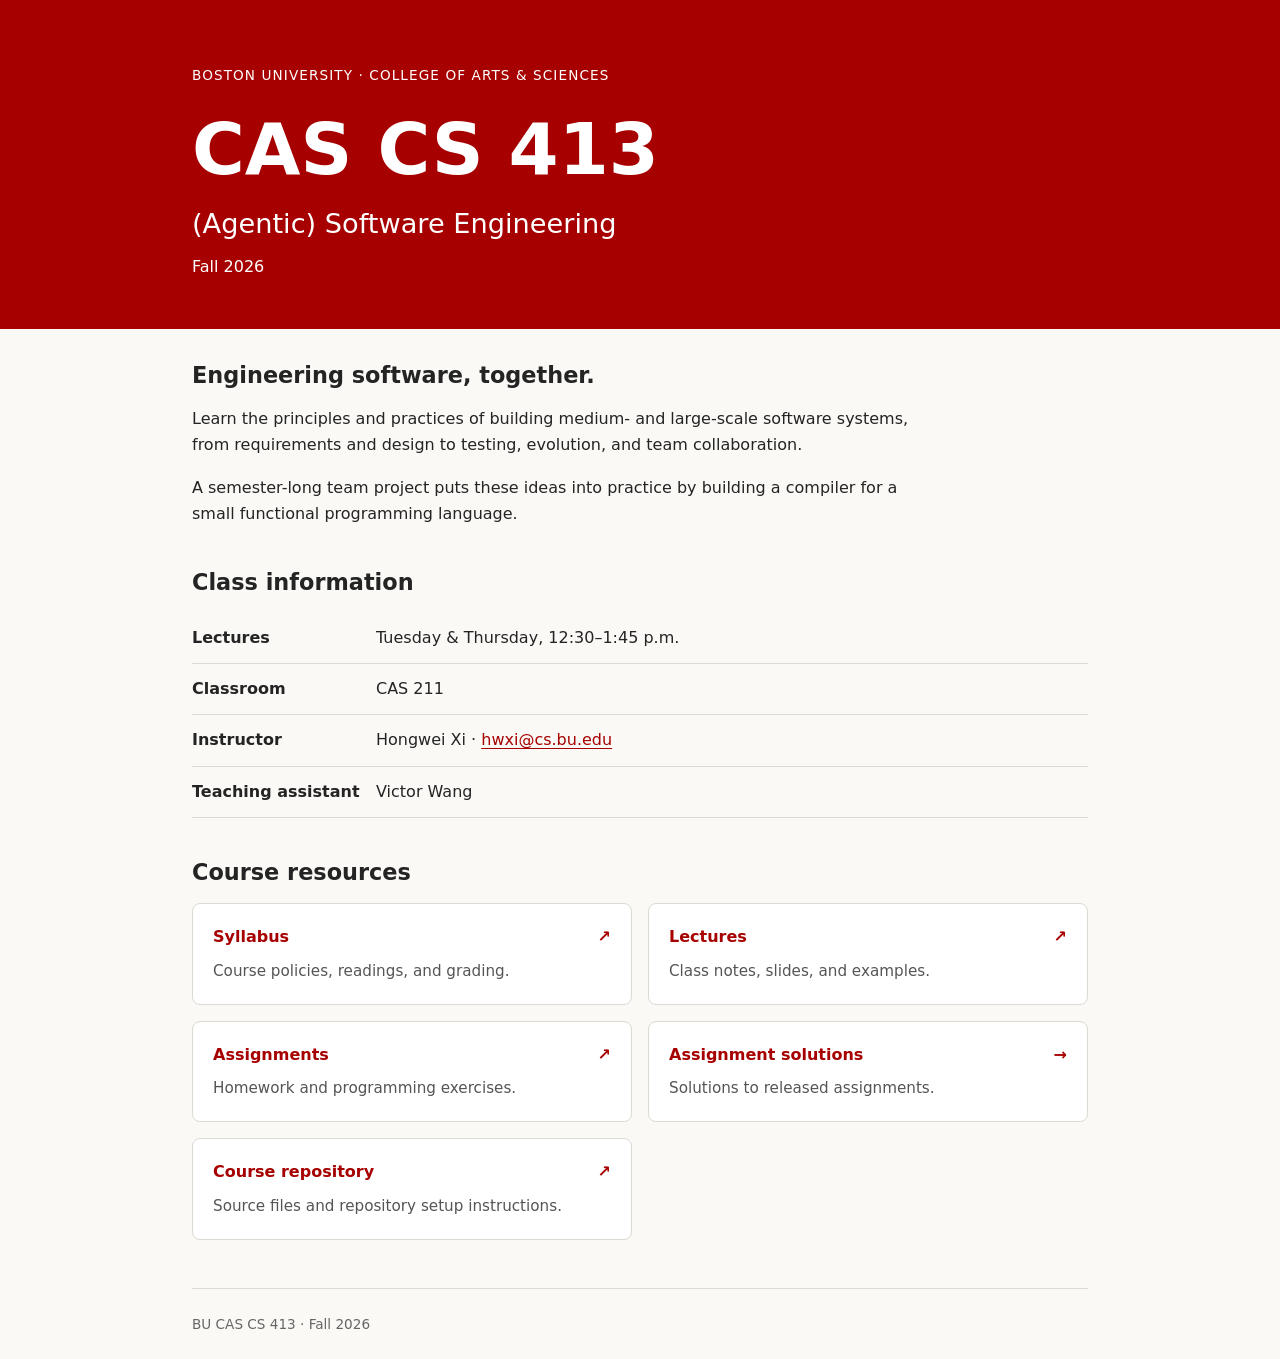
<file: public/index.html>
<!doctype html>
<html lang="en">
<head>
  <meta charset="utf-8">
  <meta name="viewport" content="width=device-width, initial-scale=1">
  <meta name="description" content="Boston University CAS CS 413: (Agentic) Software Engineering, Fall 2026. Course information, syllabus, lectures, and assignments.">
  <title>BU CAS CS 413 · Fall 2026</title>
  <link rel="stylesheet" href="styles.css">
</head>
<body>
  <header>
    <div class="container">
      <p class="eyebrow">Boston University · College of Arts &amp; Sciences</p>
      <h1>CAS CS 413</h1>
      <p class="subtitle">(Agentic) Software Engineering</p>
      <p>Fall 2026</p>
    </div>
  </header>
  <main class="container">
    <section aria-labelledby="about">
      <h2 id="about">Engineering software, together.</h2>
      <p>Learn the principles and practices of building medium- and large-scale
        software systems, from requirements and design to testing, evolution,
        and team collaboration.</p>
      <p>A semester-long team project puts these ideas into practice by building
        a compiler for a small functional programming language.</p>
    </section>
    <section aria-labelledby="details">
      <h2 id="details">Class information</h2>
      <dl>
        <div><dt>Lectures</dt><dd>Tuesday &amp; Thursday, 12:30–1:45 p.m.</dd></div>
        <div><dt>Classroom</dt><dd>CAS 211</dd></div>
        <div><dt>Instructor</dt><dd>Hongwei Xi · <a href="mailto:hwxi@cs.bu.edu">hwxi@cs.bu.edu</a></dd></div>
        <div><dt>Teaching assistant</dt><dd>Victor Wang</dd></div>
      </dl>
    </section>
    <nav aria-label="Course resources">
      <h2>Course resources</h2>
      <div class="resources">
        <a href="https://github.com/hwxi/CS413-2026-Fall/blob/main/admin/syllabus.pdf"><strong>Syllabus <span aria-hidden="true">↗</span></strong><span>Course policies, readings, and grading.</span></a>
        <a href="https://github.com/hwxi/CS413-2026-Fall/tree/main/lectures"><strong>Lectures <span aria-hidden="true">↗</span></strong><span>Class notes, slides, and examples.</span></a>
        <a href="https://github.com/hwxi/CS413-2026-Fall/tree/main/assigns"><strong>Assignments <span aria-hidden="true">↗</span></strong><span>Homework and programming exercises.</span></a>
        <a href="solutions.html"><strong>Assignment solutions <span aria-hidden="true">→</span></strong><span>Solutions to released assignments.</span></a>
        <a href="https://github.com/hwxi/CS413-2026-Fall"><strong>Course repository <span aria-hidden="true">↗</span></strong><span>Source files and repository setup instructions.</span></a>
      </div>
    </nav>
  </main>
  <footer class="container">BU CAS CS 413 · Fall 2026</footer>
</body>
</html>
</file>
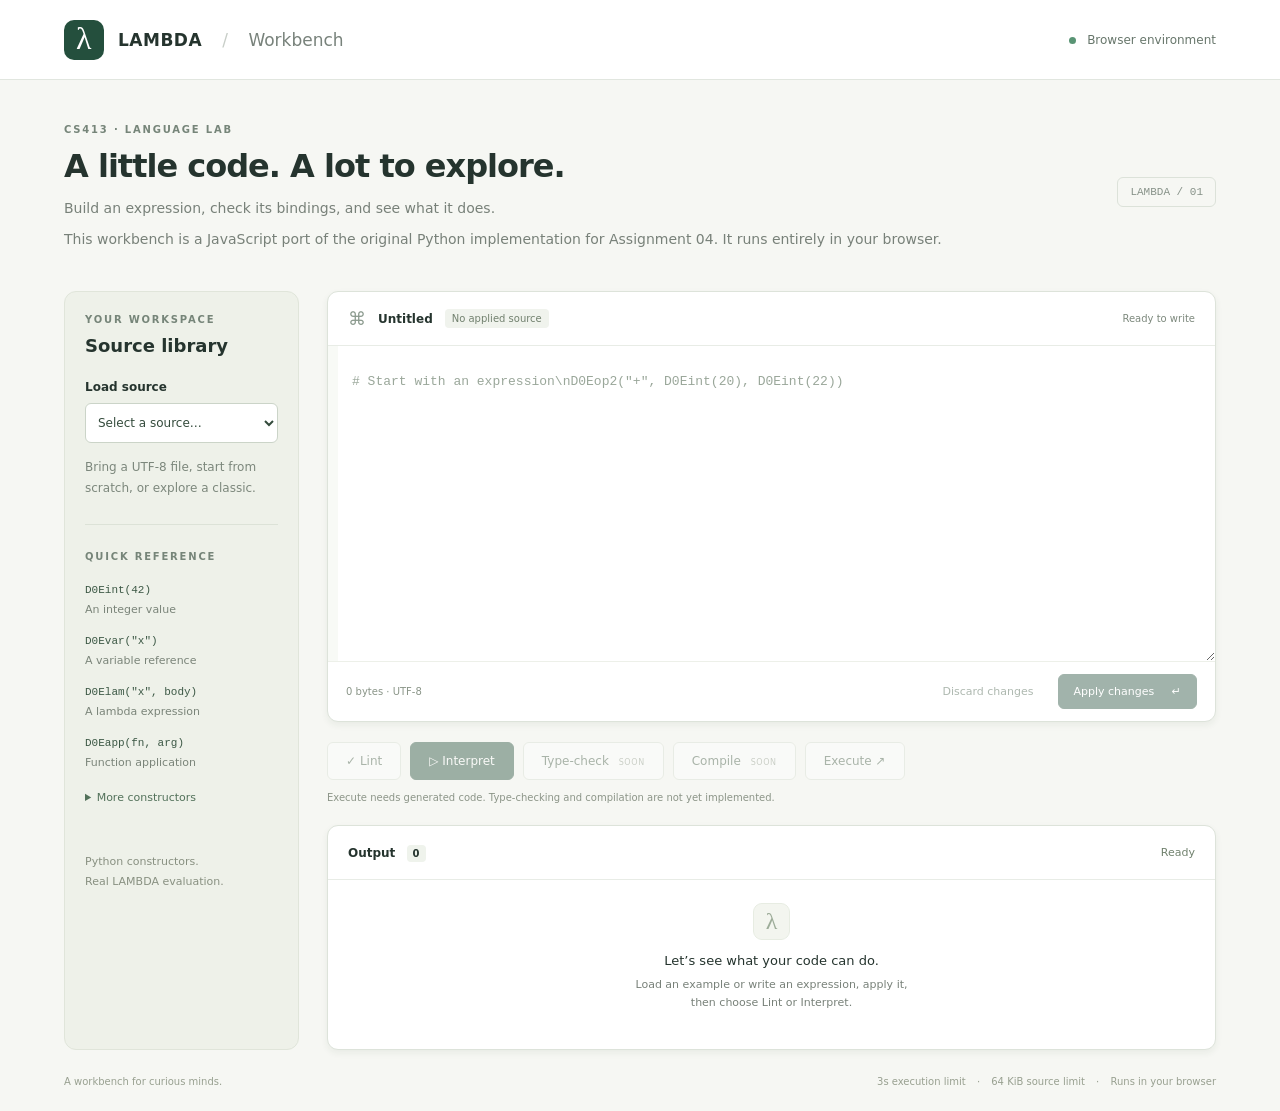
<file: public/Solution04/static/index.html>
<!doctype html>
<html lang="en">
<head><meta charset="utf-8"><meta name="viewport" content="width=device-width,initial-scale=1"><title>LAMBDA · Workbench</title><link rel="stylesheet" href="style.css"></head>
<body>
<header><a class="brand" href="./" aria-label="LAMBDA home"><span class="logo">λ</span> LAMBDA <span class="divider">/</span> <span class="muted">Workbench</span></a><span class="local"><i></i> Browser environment</span></header>
<main>
<div class="intro"><div><div class="eyebrow">CS413 · LANGUAGE LAB</div><h1>A little code. A lot to explore.</h1><p>Build an expression, check its bindings, and see what it does.</p><p>This workbench is a JavaScript port of the original Python implementation for Assignment 04. It runs entirely in your browser.</p></div><span class="version">LAMBDA / 01</span></div>
<div class="workspace">
<aside><div class="eyebrow">YOUR WORKSPACE</div><h2>Source library</h2><label for="load">Load source</label><select id="load"><option value="">Select a source…</option><option value="file">Choose File…</option><option value="manual">Manual input</option><option value="Factorial">Factorial (canned)</option><option value="Fibonacci">Fibonacci (canned)</option><option value="Arithmetic">Arithmetic</option><option value="Undeclared">Undeclared variable</option><option value="Runtime-error">Runtime error</option></select><input hidden type="file" id="file" accept=".py,.txt,.lambda"><div class="library-note">Bring a UTF-8 file, start from scratch, or explore a classic.</div><div class="side-rule"></div><div class="eyebrow">QUICK REFERENCE</div><dl><dt>D0Eint(42)</dt><dd>An integer value</dd><dt>D0Evar("x")</dt><dd>A variable reference</dd><dt>D0Elam("x", body)</dt><dd>A lambda expression</dd><dt>D0Eapp(fn, arg)</dt><dd>Function application</dd></dl><details><summary>More constructors</summary><p class="reference">D0Ebtf(bool)<br>D0Eop1(op, a)<br>D0Eop2(op, a, b)<br>D0Efix(name, param, body)<br>D0Eif0(test, yes, no)<br>D0Elet(name, value, body)<br>D0Epair(a, b)<br>D0Epfst(pair)<br>D0Epsnd(pair)</p></details><div class="side-bottom">Python constructors.<br>Real LAMBDA evaluation.</div></aside>
<section class="desk"><div class="panel editor-panel"><div class="panel-head"><div><span class="tiny-icon">⌘</span> <strong id="source-name">Untitled</strong><span class="badge" id="revision">No applied source</span></div><span id="edit-state">Ready to write</span></div><label class="sr-only" for="editor">Source editor</label><textarea id="editor" spellcheck="false" placeholder='# Start with an expression\nD0Eop2("+", D0Eint(20), D0Eint(22))'></textarea><div class="editor-foot"><span id="size">0 bytes · UTF-8</span><div><button id="discard" class="quiet">Discard changes</button><button id="apply" class="dark">Apply changes <span>↵</span></button></div></div></div>
<div class="tools" aria-label="Language tools"><button data-action="lint">✓ <span>Lint</span></button><button data-action="interpret" class="primary">▷ <span>Interpret</span></button><button data-action="typecheck">Type-check <small>SOON</small></button><button data-action="compile">Compile <small>SOON</small></button><button data-action="execute" disabled title="Requires generated code from a compiler">Execute ↗</button></div>
<div class="execution-note">Execute needs generated code. Type-checking and compilation are not yet implemented.</div>
<section class="panel output-panel"><div class="panel-head"><strong>Output <span id="result-count" class="count">0</span></strong><span id="status" role="status" aria-live="polite">Ready</span></div><div id="notice" role="alert" hidden></div><div id="results" aria-live="polite"><div class="empty"><span class="empty-symbol">λ</span><h3>Let’s see what your code can do.</h3><p>Load an example or write an expression, apply it,<br>then choose Lint or Interpret.</p></div></div></section>
</section></div><footer><span>A workbench for curious minds.</span><span>3s execution limit <b>·</b> 64 KiB source limit <b>·</b> Runs in your browser</span></footer>
</main><script src="runtime.js"></script><script src="examples.js"></script><script src="app.js"></script>
</body></html>
</file>
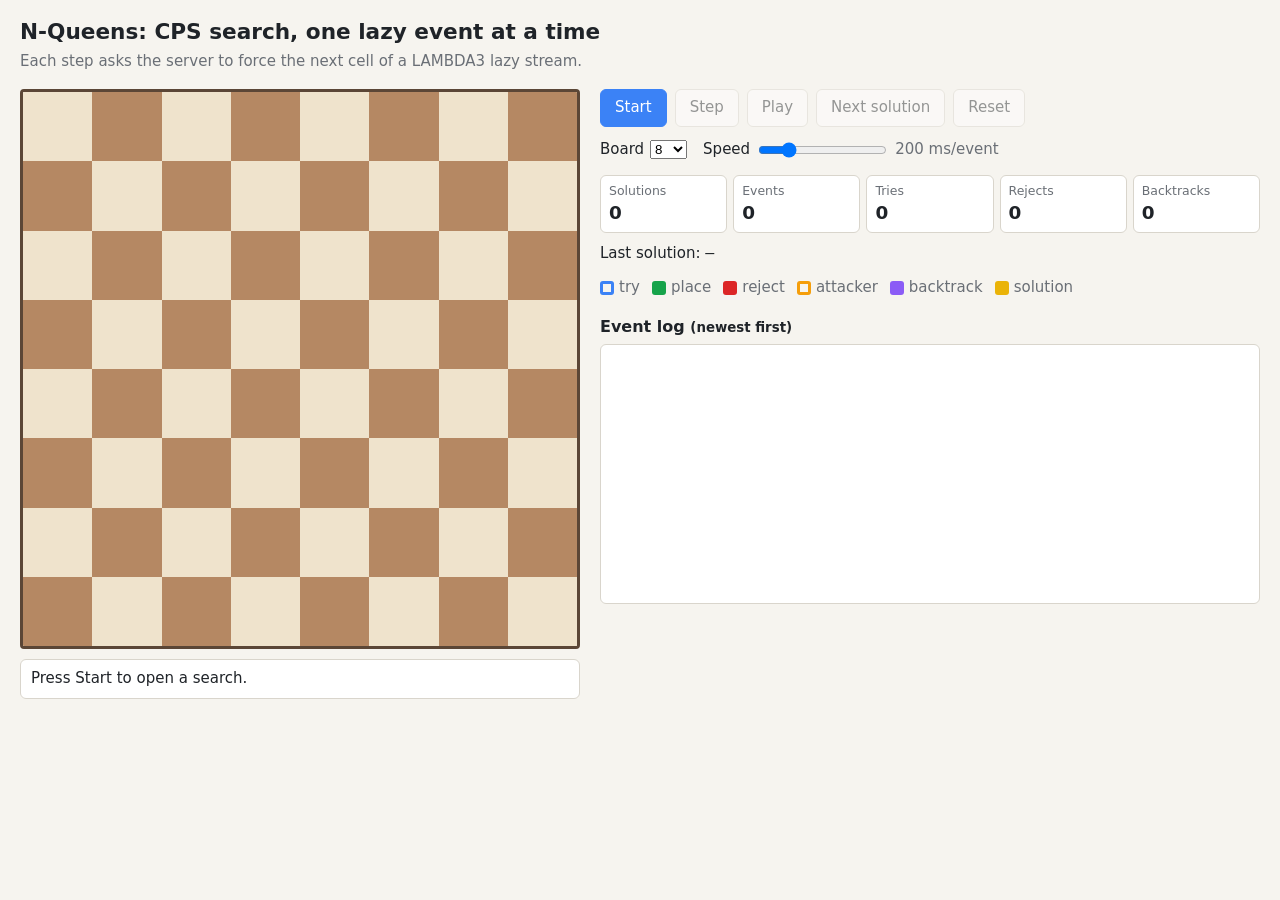
<file: assigns/08/MySolution/web/index.html>
<!doctype html>
<html lang="en">
<head>
  <meta charset="utf-8">
  <meta name="viewport" content="width=device-width, initial-scale=1">
  <title>N-Queens Search</title>
  <link rel="stylesheet" href="style.css">
</head>
<body data-state="idle">
  <header>
    <h1>N-Queens: CPS search, one lazy event at a time</h1>
    <p class="sub">Each step asks the server to force the next cell of a LAMBDA3 lazy stream.</p>
  </header>

  <main>
    <section class="board-panel">
      <div id="board" class="board" aria-label="chess board"></div>
      <p id="status" class="status" role="status" aria-live="polite"></p>
      <div id="error" class="error" role="alert" hidden>
        <span id="error-text"></span>
        <button id="error-dismiss" type="button" aria-label="Dismiss error">×</button>
      </div>
      <button id="restart" class="restart" type="button" hidden>Restart search</button>
    </section>

    <section class="side">
      <div class="controls">
        <button id="start" type="button">Start</button>
        <button id="step" type="button" disabled>Step</button>
        <button id="play" type="button" disabled>Play</button>
        <button id="next-solution" type="button" disabled>Next solution</button>
        <button id="reset" type="button" disabled>Reset</button>
      </div>
      <div class="settings">
        <label>Board
          <select id="size">
            <option>4</option><option>5</option><option>6</option><option>7</option>
            <option selected>8</option><option>9</option><option>10</option>
          </select>
        </label>
        <label>Speed
          <input id="speed" type="range" min="0" max="1000" step="10" value="200">
          <span id="speed-label"></span>
        </label>
      </div>

      <dl class="stats">
        <div><dt>Solutions</dt><dd id="solutions">0</dd></div>
        <div><dt>Events</dt><dd id="events">0</dd></div>
        <div><dt>Tries</dt><dd id="tries">0</dd></div>
        <div><dt>Rejects</dt><dd id="rejects">0</dd></div>
        <div><dt>Backtracks</dt><dd id="backtracks">0</dd></div>
      </dl>
      <p class="last">Last solution: <code id="last-solution">—</code></p>

      <ul class="legend">
        <li><span class="swatch try"></span>try</li>
        <li><span class="swatch place"></span>place</li>
        <li><span class="swatch reject"></span>reject</li>
        <li><span class="swatch conflict"></span>attacker</li>
        <li><span class="swatch backtrack"></span>backtrack</li>
        <li><span class="swatch solution"></span>solution</li>
      </ul>

      <h2>Event log <small>(newest first)</small></h2>
      <ol id="log" class="log"></ol>
    </section>
  </main>

  <script type="module" src="main.js"></script>
</body>
</html>
</file>
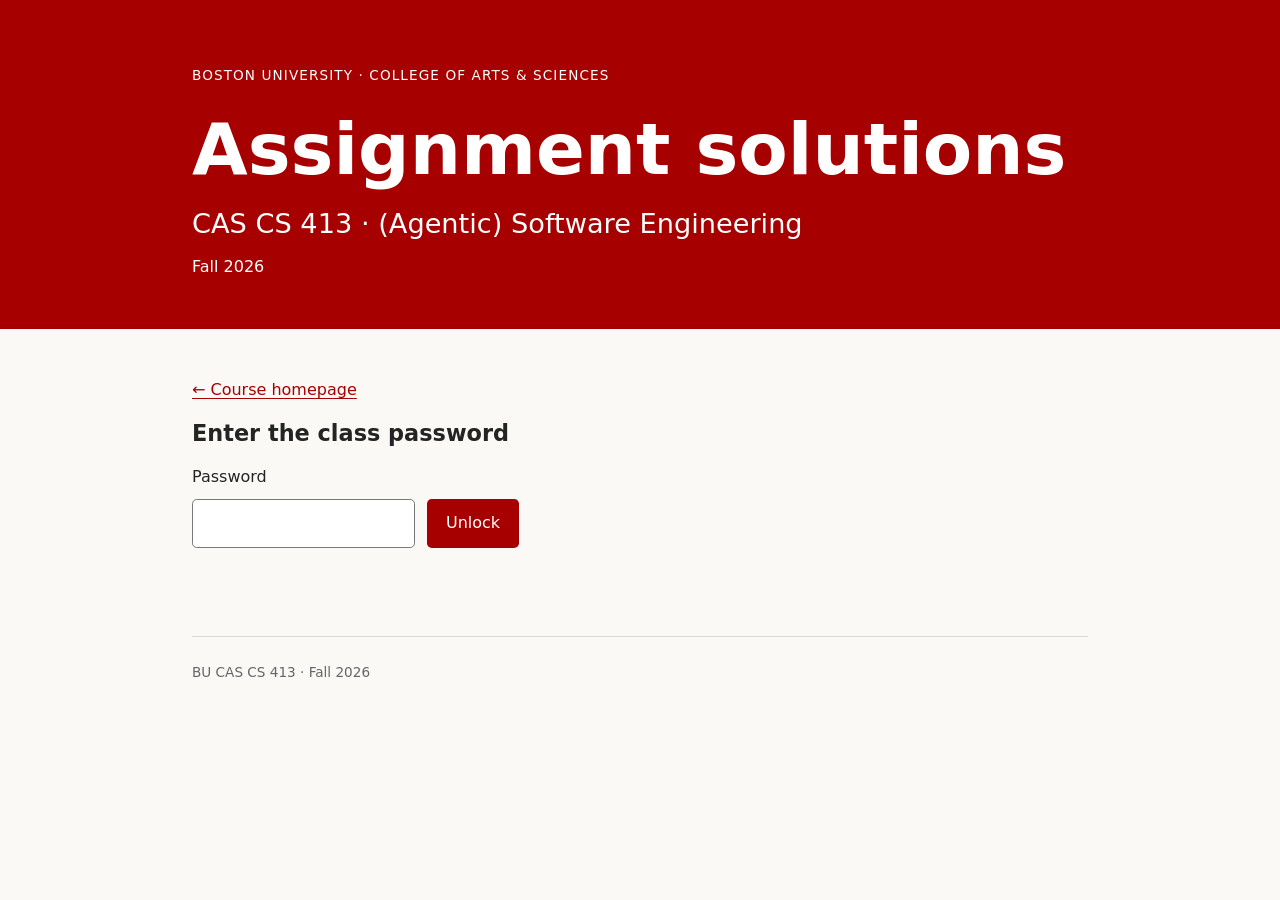
<file: public/solutions.html>
<!doctype html>
<html lang="en">
<head>
  <meta charset="utf-8">
  <meta name="viewport" content="width=device-width, initial-scale=1">
  <meta name="description" content="Assignment solutions for Boston University CAS CS 413: (Agentic) Software Engineering, Fall 2026.">
  <title>Assignment solutions · BU CAS CS 413 · Fall 2026</title>
  <link rel="stylesheet" href="styles.css">
  <style>
    .password-controls { display: flex; flex-wrap: wrap; gap: .75rem; margin-top: .5rem; }
    .password-controls input { min-width: 0; max-width: 100%; padding: .65rem; font: inherit; border: 1px solid #777; border-radius: .3rem; }
    .password-controls button { padding: .65rem 1.2rem; font: inherit; background: #a60000; color: white; border: 0; border-radius: .3rem; cursor: pointer; }
    .password-controls button:disabled { opacity: .6; cursor: wait; }
    .password-controls :focus-visible { outline: 3px solid #1765ab; outline-offset: 3px; }
  </style>
</head>
<body>
  <header>
    <div class="container">
      <p class="eyebrow">Boston University · College of Arts &amp; Sciences</p>
      <h1>Assignment solutions</h1>
      <p class="subtitle">CAS CS 413 · (Agentic) Software Engineering</p>
      <p>Fall 2026</p>
    </div>
  </header>
  <main class="container">
    <nav aria-label="Course navigation"><p><a href="index.html">← Course homepage</a></p></nav>
    <section aria-labelledby="unlock-heading">
      <h2 id="unlock-heading">Enter the class password</h2>
      <form id="unlock-form">
        <label for="password">Password</label>
        <div class="password-controls">
          <input id="password" name="password" type="password" autocomplete="current-password" required aria-describedby="unlock-status">
          <button type="submit">Unlock</button>
        </div>
        <p id="unlock-status" role="status" aria-live="polite"></p>
      </form>
      <noscript>JavaScript is required to unlock this page.</noscript>
    </section>
  </main>
  <footer class="container">BU CAS CS 413 · Fall 2026</footer>

<script>
'use strict';
// Only encrypted page content is published. The password is not stored here.
const protectedContent = {"salt": "vT7GRV0D/cjv+jvnJGV2Bg==", "iv": "6j+ZZhiZzNc1CSyD", "ciphertext": "gSKXQv9YObYOlw9whwZd4dxtorwW+sHRYJrgLOHops3CW/S1VU6PQB0bXuBKu1FNvGos0a+IZNA8D108ErUJUlMOPDI4uLG6peiheQXtVzZYxBKgFpqxmMbTCze2/u24XhxvF1ghzedlKEET5pUCFsciZV0GjllCkfLApYRJnt5RQrRe+zqvZrvYzD8TcWgroMgOxPFBuzaSLkj7hl67yMZa183B5jndxeTG9Zjvf42WHuYJETk8tmzCg9irBwimdeuSy5pHnXwKiIFx2RhdbTkXWV7K+p21X2UVME6q4FdSrv+sjtn/AUHZE8hE5QnsuIZ5en+M+pjknJ6smIu+syGorNQ9JS6rZQN/h9GBZrEcyT01SGWqrTvLaGSwjnLy5VeYv1NbznnAKqxnfaqA43knTl0jRUU353M/Kqw4YOkKDOrvO/DS7WOwM+5nZMsF7sk8otu5QlY36WRmgPO3mivciWhhknhSPkbLA/[base64]/1HAuYexjeivXiLVIM25JjwfTcCiKPCuSKS/ZucPVhow5HS/1FquXxf0cf1nD5zJCKFl0yA/LQ50J0XaV3mQSLNpp6lx1qDF2ZhcgeQ4+CVLl3mfLXVcEUkx5SZNcQAVw0pEibfyEDopMFcvslLzzPvunqtek9AoZTTqreHfarh8pPNif4TrLTu7sQD8tOpn/mFI1FLH6XGewgt/Pg6zfCof4jXtDNDw689gdw9vNdH3PbyUlU4PiXJjfjv4zZRqeHl2QqNW+Thiswycvrd6INc1JrIvyOJvWJ7Co6a8fgfohMZJuogErbcKBUwhEExitW/Bm0UuSABZbD0zlzp9b/OOfQ56jh3mHatcuVTknp1w8wMhh6qPR4TqbFsr2l1nEby+Dg84e2wIF0DD0Q7ujhS8X3egsgRzV+LHhuO7FlNOpEGxZjxurUBzvpLHmSundHin7uZLLzIsZ4Js2YQTP9fzDzNVn58/bDTT+M7TVl3piVxlq1M2xC5aJf0MDR3E/ZbOo+0E3+NYcEeD047MkFs4myiX/k1C1ul4fZTLgP3o90rf2xoX6a5AJkHzM+cEOeiWgOoVdQ4FT1qSirYkttx/2UOOkRf3CdKzUYeEokepBwNZTcg9DcGitPI+cZYAVkwLehan04XjUKLgmnPVwPuSddRm35SA2p8GkrC4XH2hMfva+WDsOll1mawZQs7mnsNdtH+tvWtYnvipQI7zQrG1vJYtwzHVvnmoFA7n4huAGUtFTWEjaYSuRA4BtnTC0Zp7YYzvMo8eoOv6ub0dfT/Hv6D29I3B7P4+ie3V8VrQNv2pl1gyM5a9B1CiYKt1Mefm6VdsGKR6SGRY2xOUIQvi20a+0HQ0fbn44pehyFn1lcQrQLExUqR8NbF3xiJzLF2BtcEkQIK4KicdOs5y4jSym5Rtves7YFn77PIAVunM/K9R/njXtbyNoJNhIcAI64r1AgzSQ4p4ymWZrp13r4f/RAVY7TDBSifihurFz2x/UiGt5zbn7GduJWdnIs2y6Gn3JlGw8xUk8yPlTwPitSZyJHrZfv9Eg3e5oko19mCRaw5c0LlZJ3pKLaV7cY+oXMXcQNYm8bVowlKPB0Ur368cEqL1cNmgngu6Bl9RGsE8K7EyuwqTxfDHMYE8INIPEChTj/9lPYxZ2zhqOZ3CuJiXS5u4IlpF/squBQYP7nTQz39Q4M9o1eq7eWQg2EzL5dPdWrDy7XL+n7ktPWRKbh1uQxBA6TUT8fAQGymppwugI5+TWhLGNV7ddY7wsD4ZIsc4z1geTwU7PTrP2OcqEM/oalPsp3ODhsJOYH1nekokxw+H+w58p1z2jJOKU/8VnpU="};
async function decryptContent(password) {
  const decode = value => Uint8Array.from(atob(value), c => c.charCodeAt(0));
  const material = await crypto.subtle.importKey('raw', new TextEncoder().encode(password), 'PBKDF2', false, ['deriveKey']);
  const key = await crypto.subtle.deriveKey({name:'PBKDF2', salt:decode(protectedContent.salt), iterations:600000, hash:'SHA-256'}, material, {name:'AES-GCM', length:256}, false, ['decrypt']);
  const plaintext = await crypto.subtle.decrypt({name:'AES-GCM', iv:decode(protectedContent.iv)}, key, decode(protectedContent.ciphertext));
  return new TextDecoder().decode(plaintext);
}
const form = document.getElementById('unlock-form');
form.addEventListener('submit', async event => {
  event.preventDefault();
  const status = document.getElementById('unlock-status');
  const input = document.getElementById('password');
  const button = form.querySelector('button');
  if (!globalThis.crypto?.subtle) {
    status.textContent = 'Please open this page over HTTPS or through a local server to unlock it.';
    return;
  }
  button.disabled = true;
  status.textContent = 'Unlocking…';
  try {
    const content = await decryptContent(input.value);
    input.value = '';
    const main = document.querySelector('main');
    main.innerHTML = content;
    const heading = main.querySelector('h2');
    heading.setAttribute('tabindex', '-1');
    heading.focus();
  } catch {
    status.textContent = 'Incorrect password. Please try again.';
    input.select();
  } finally {
    button.disabled = false;
  }
});
</script>
</body>
</html>
</file>
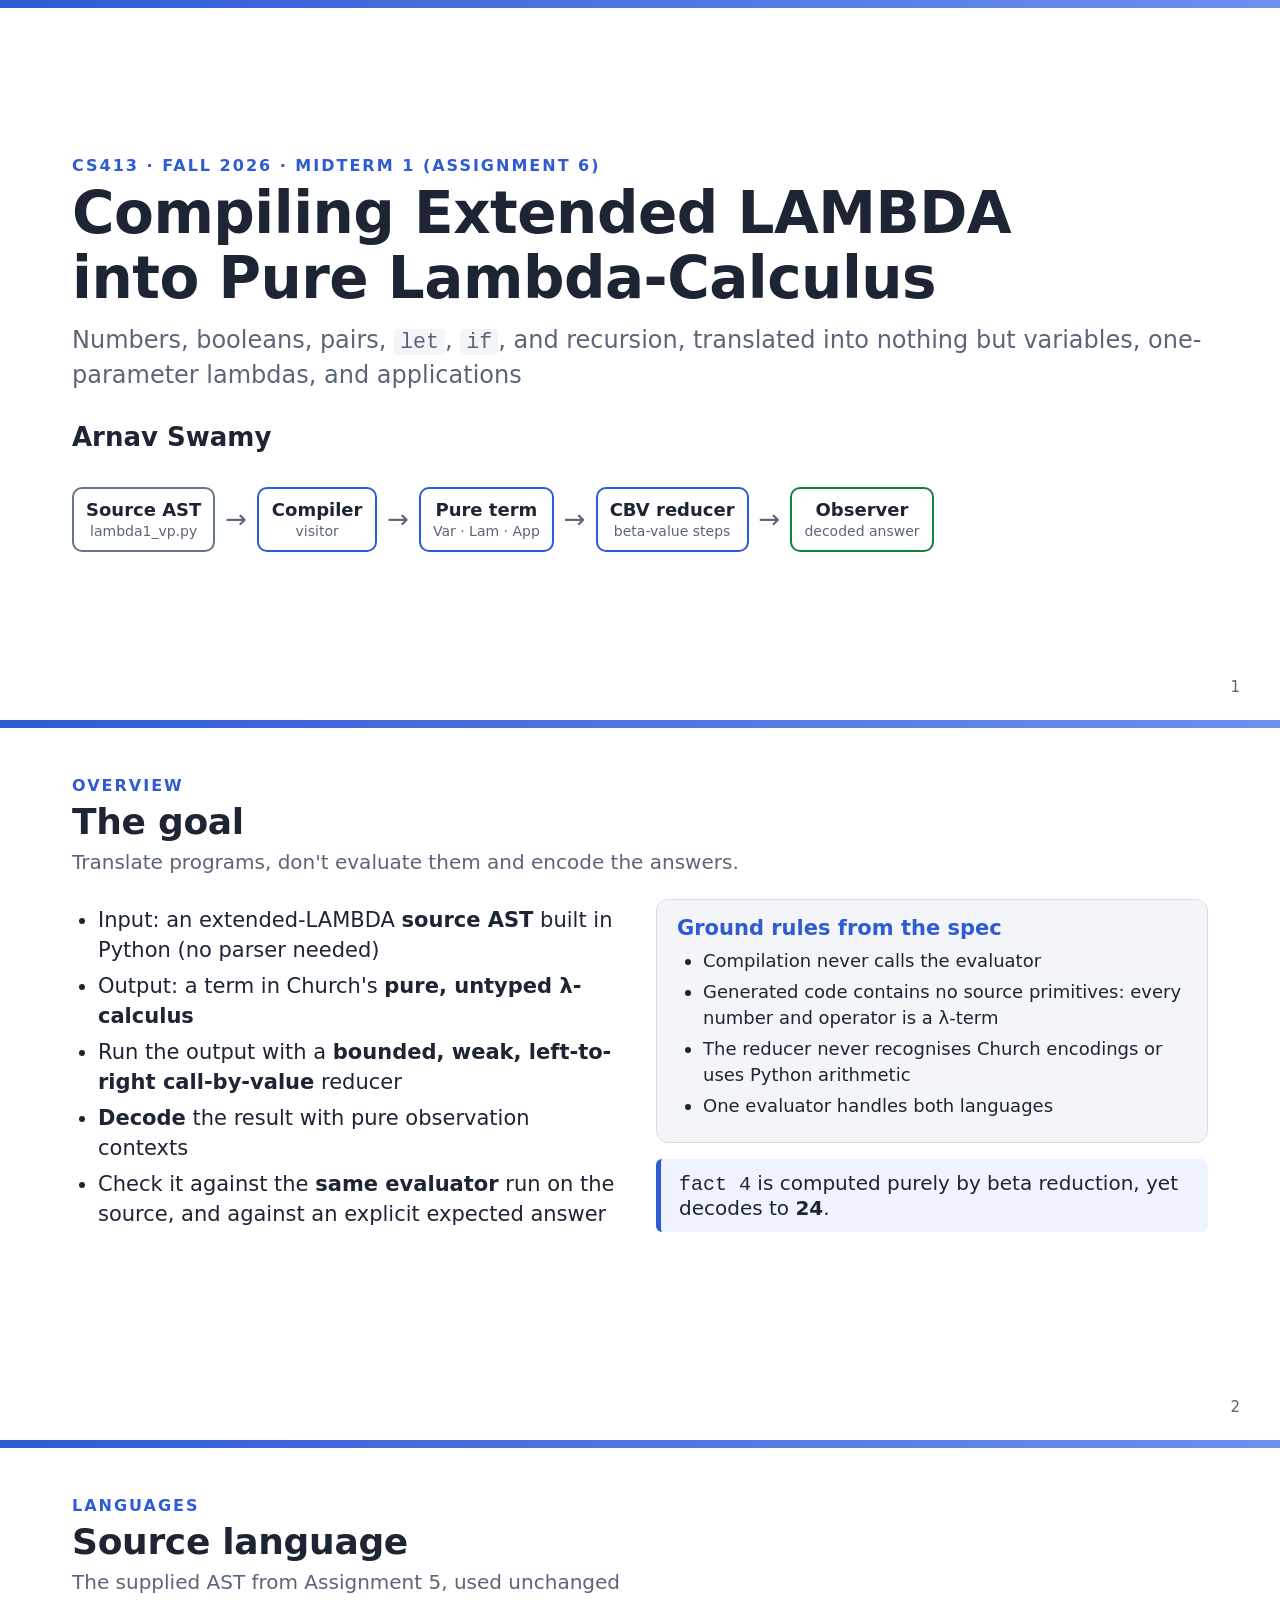
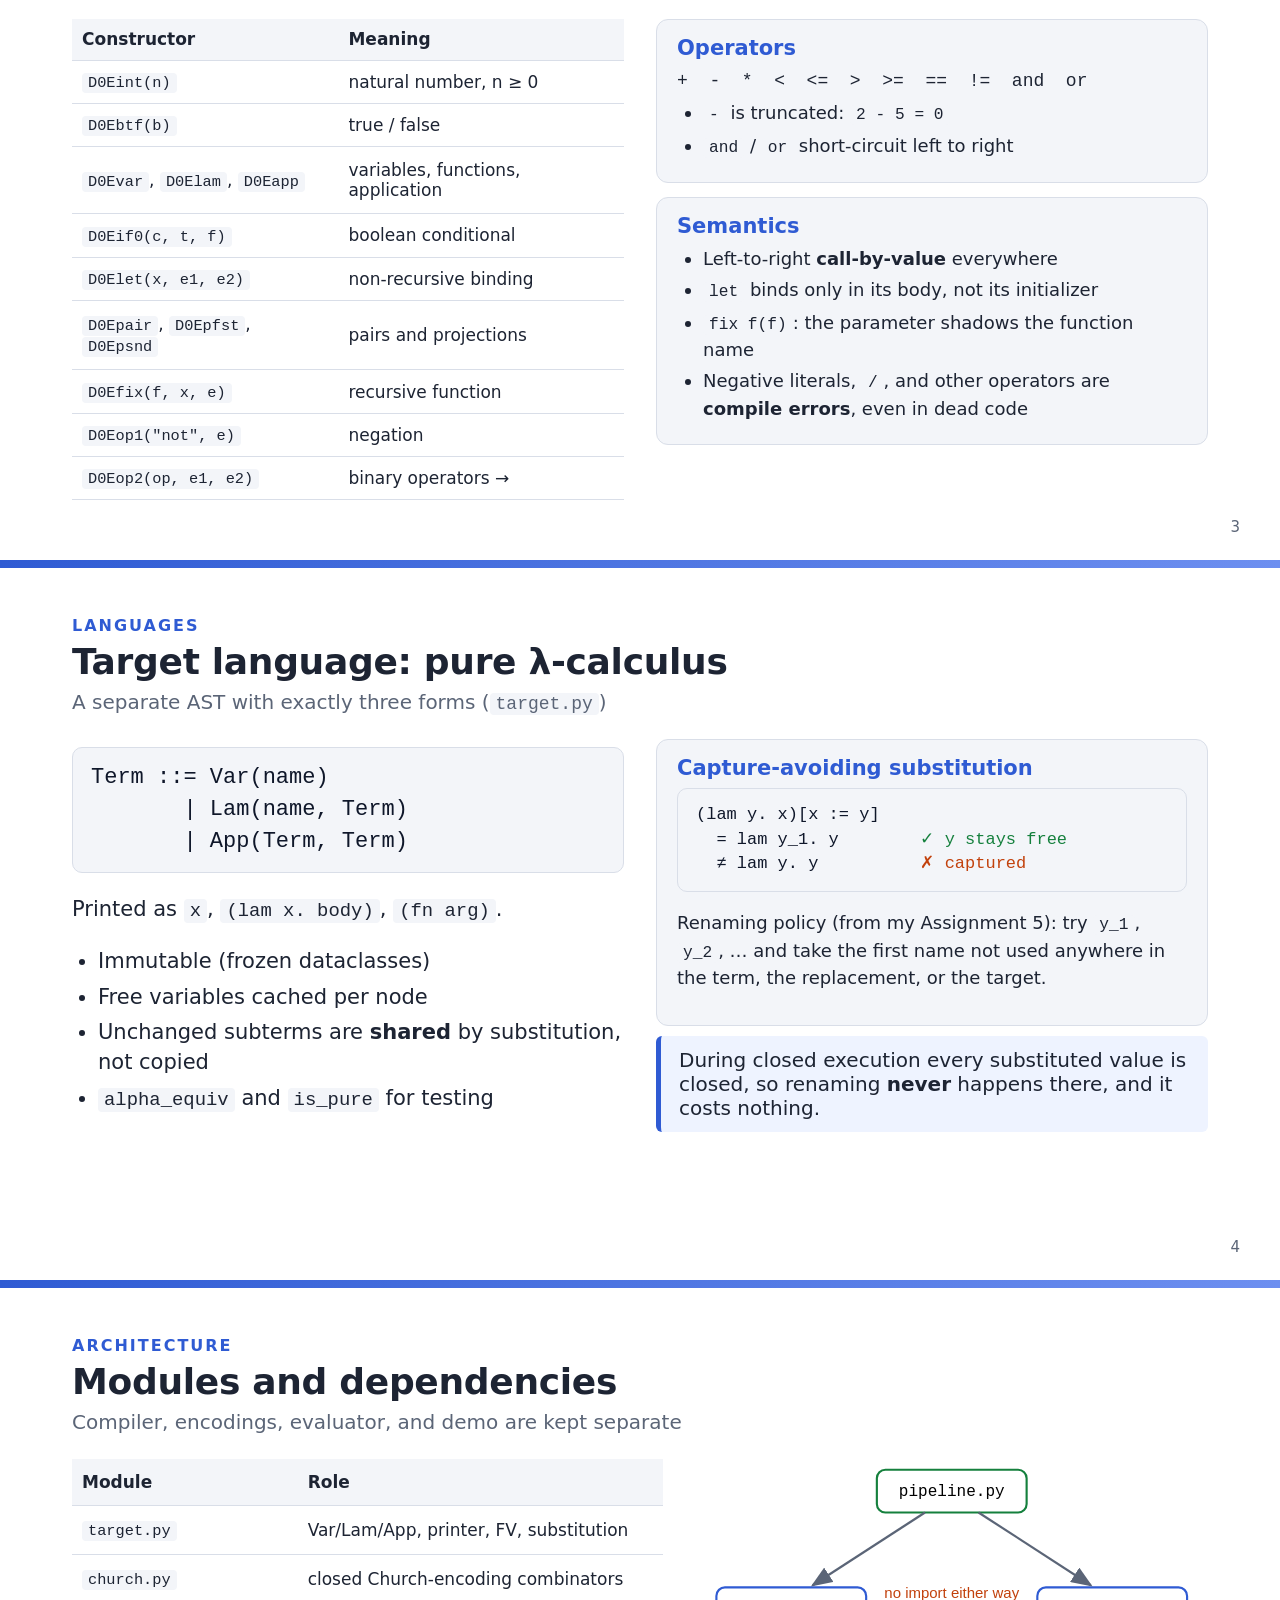
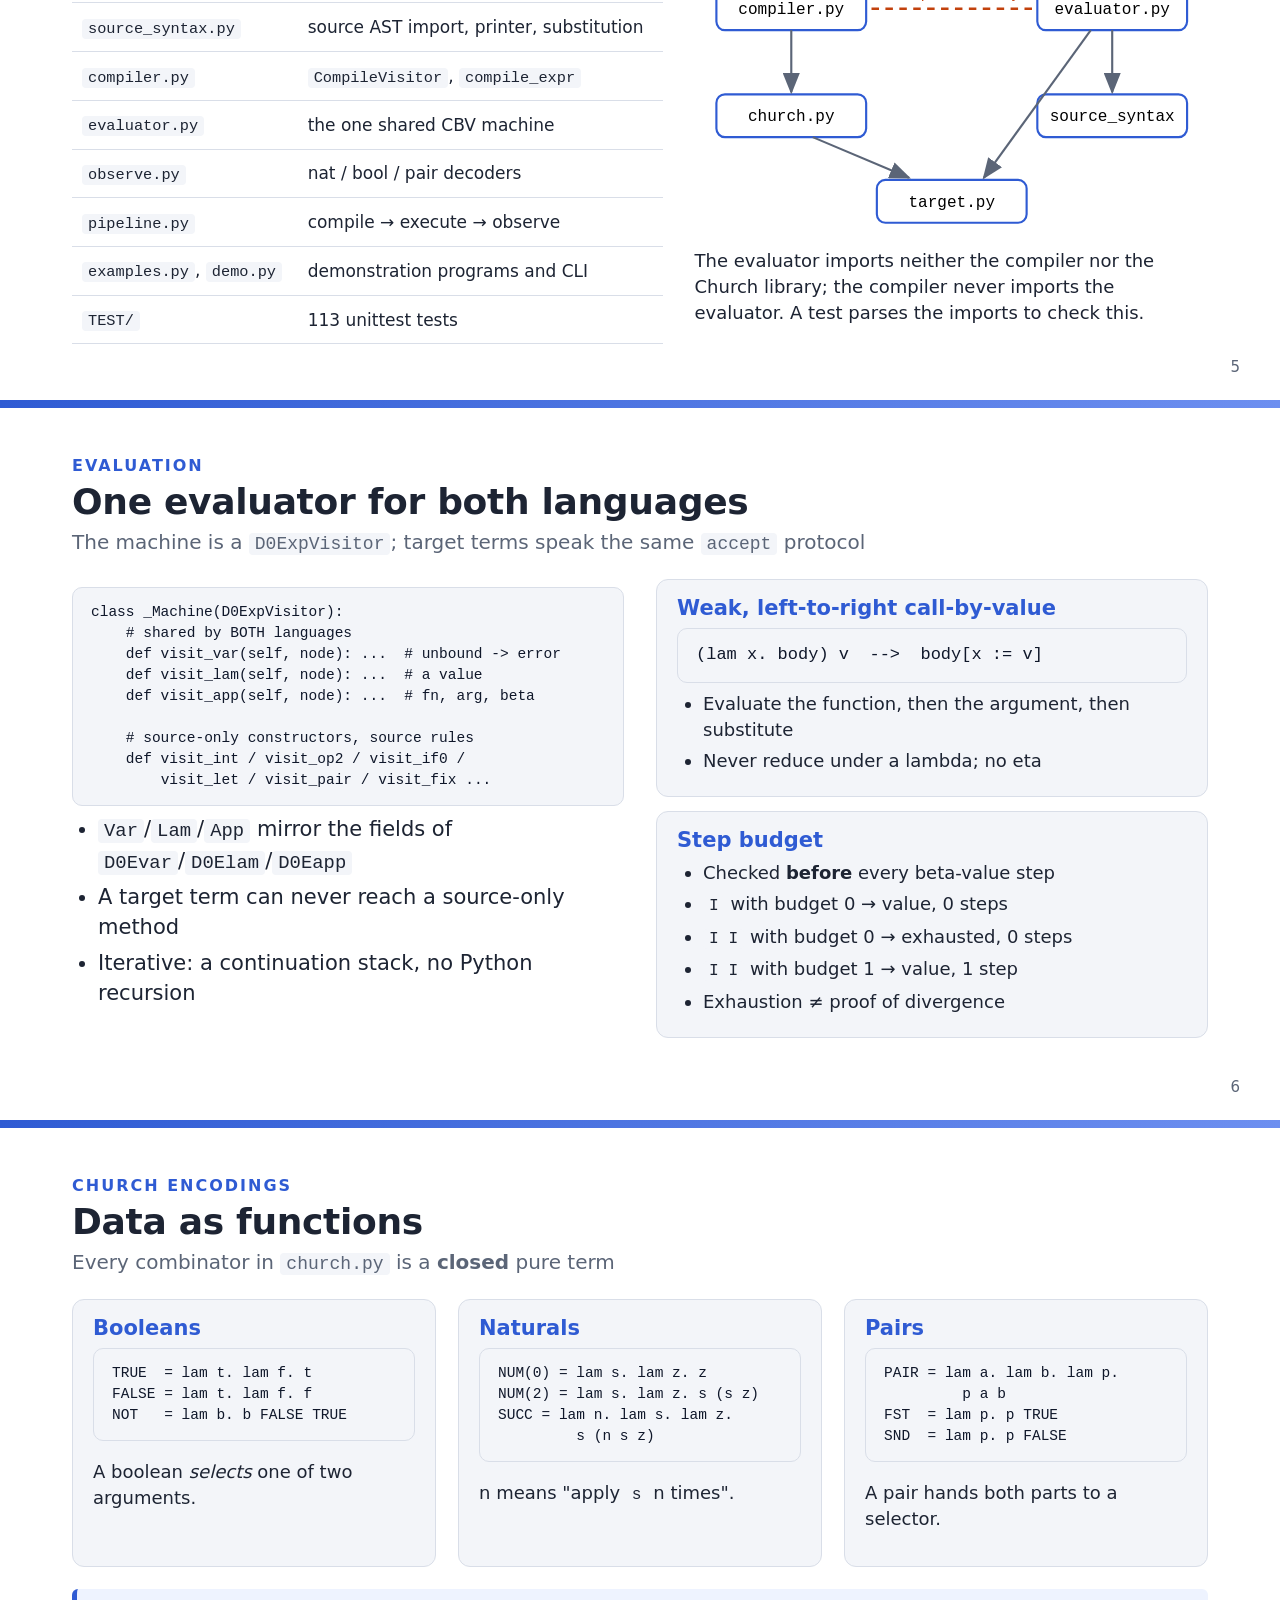
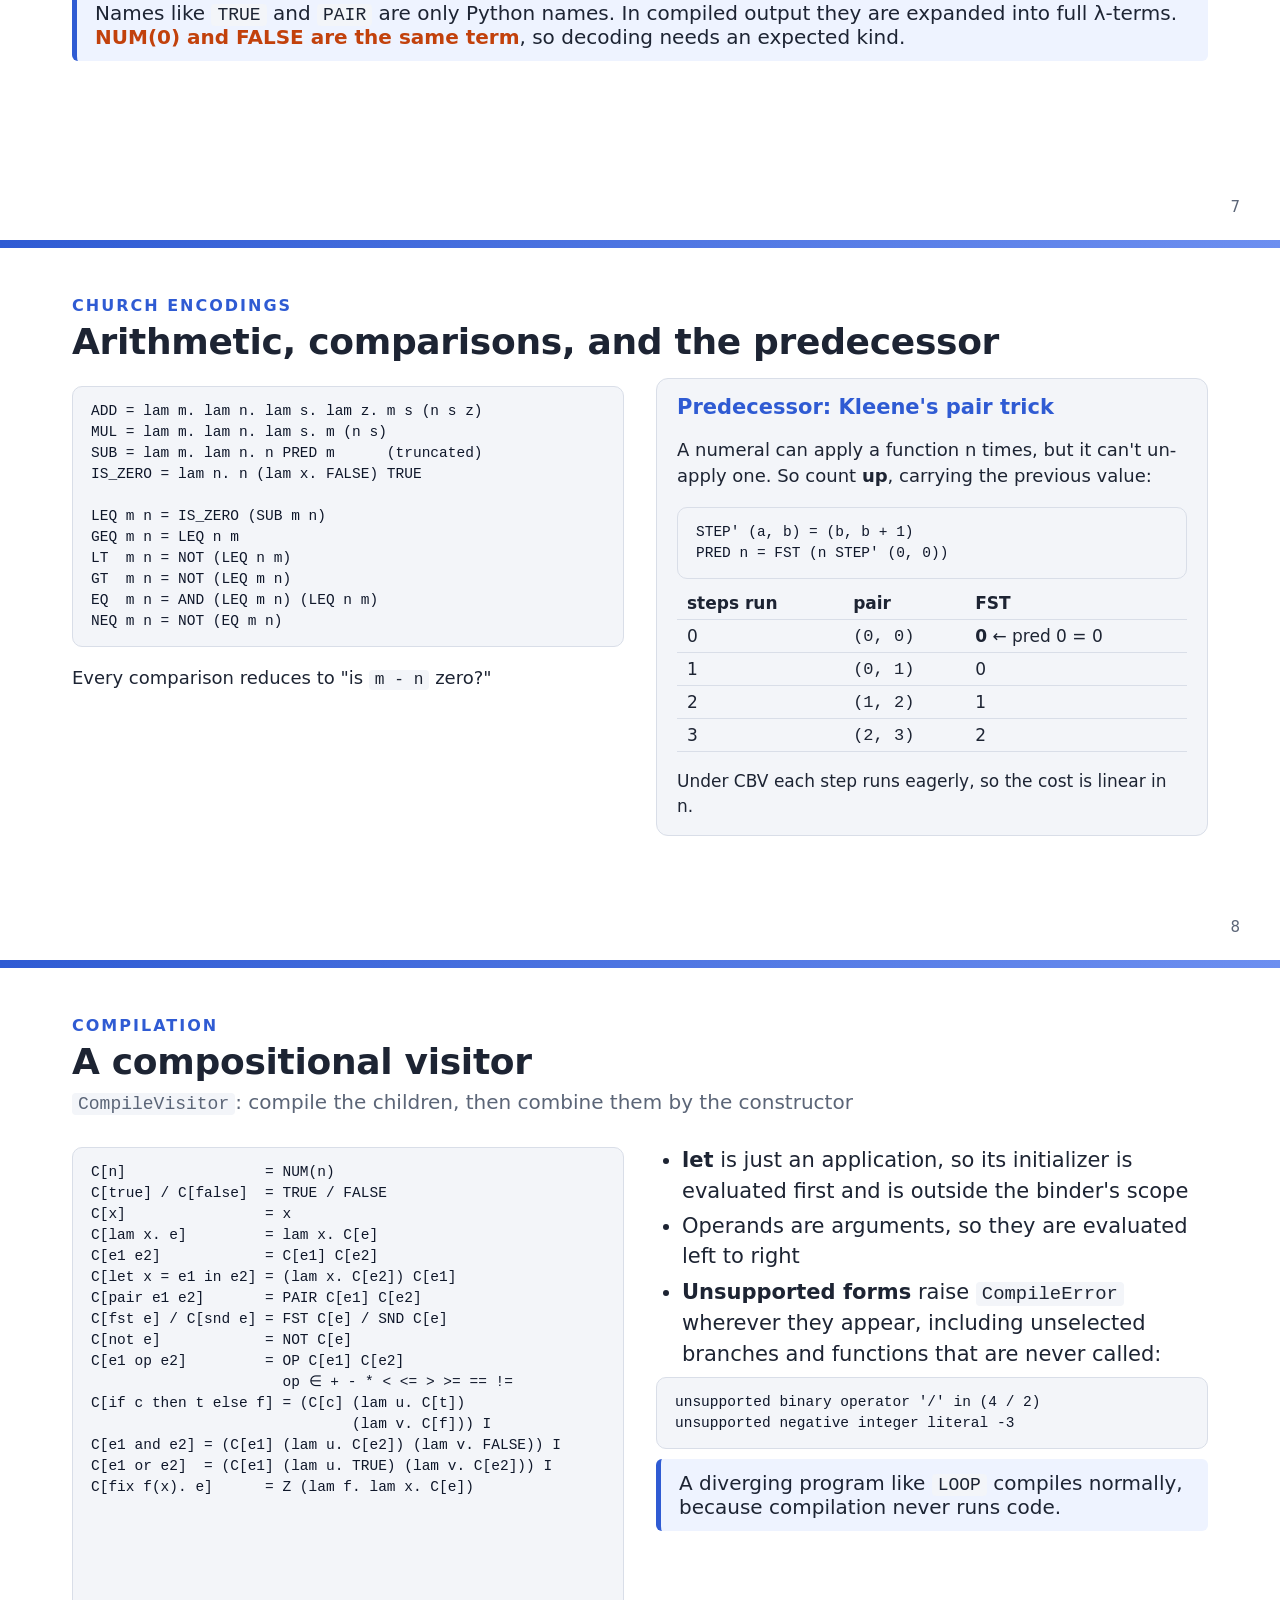
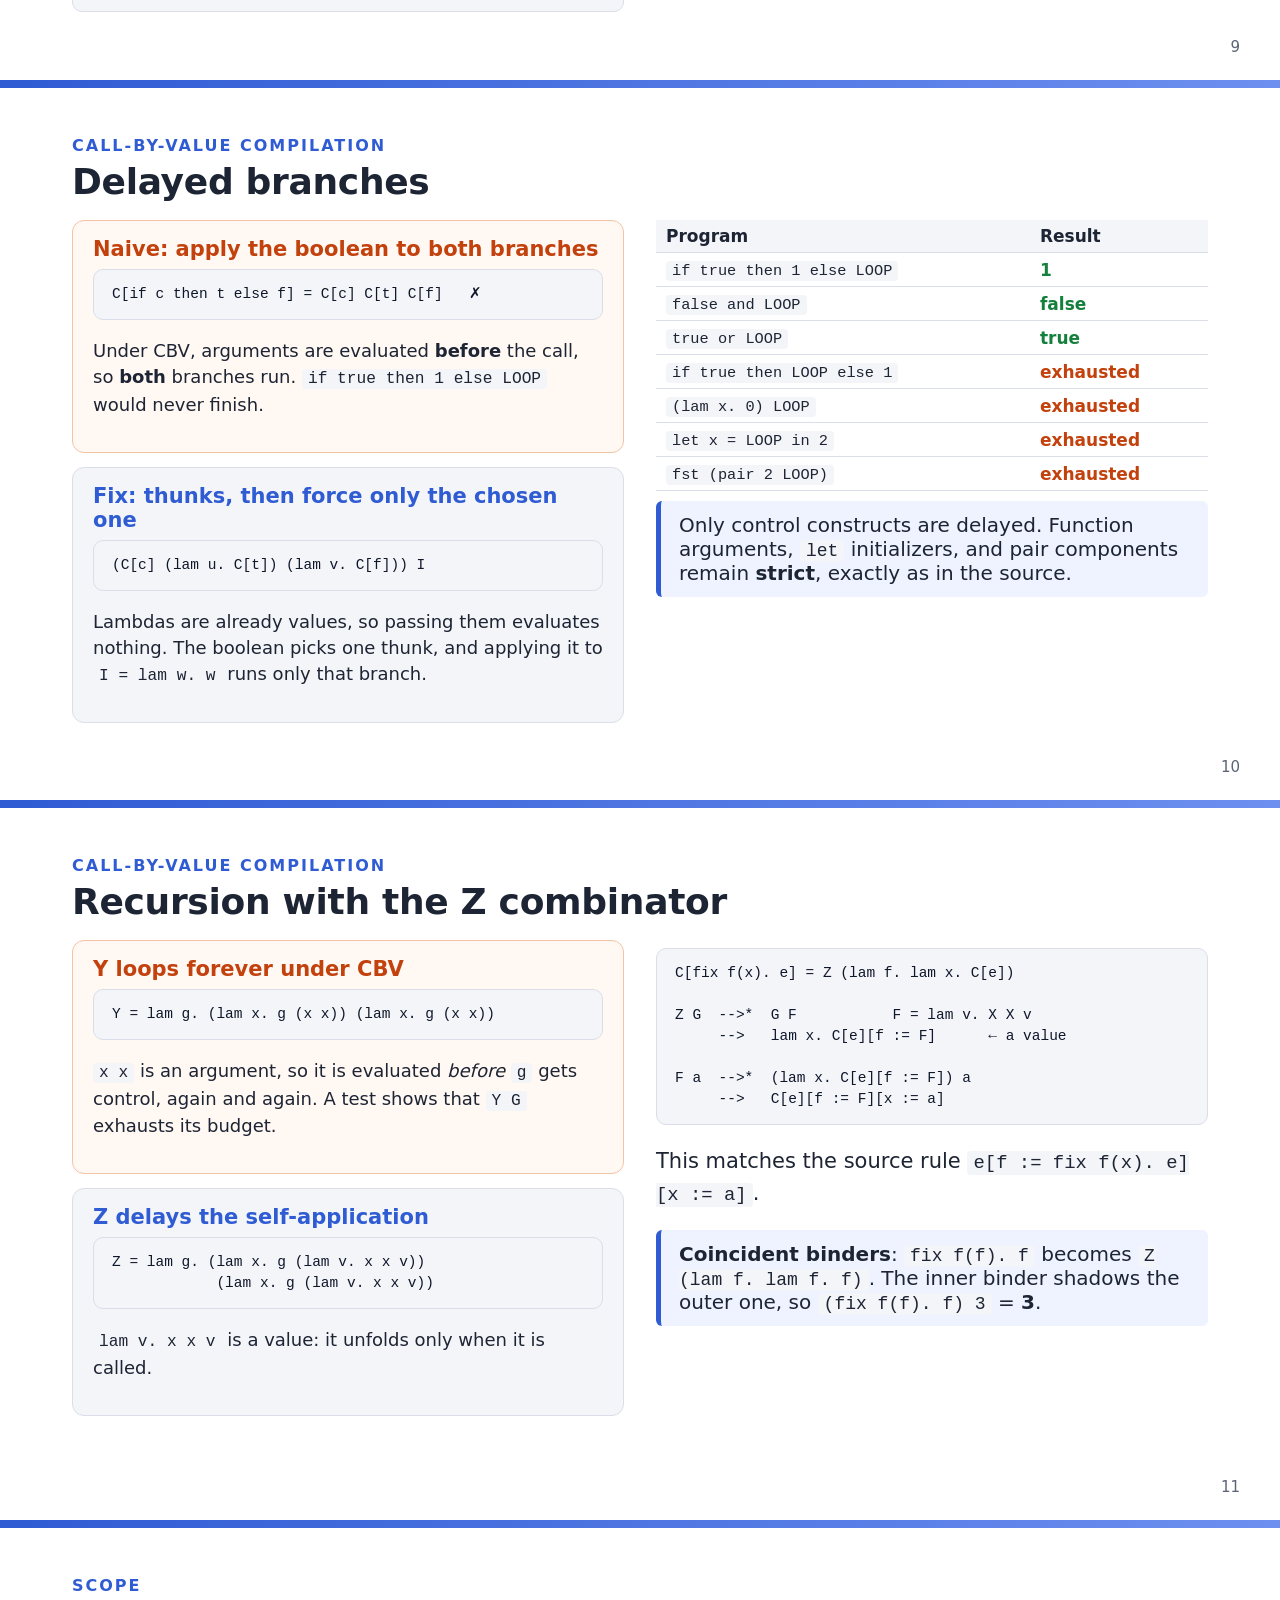
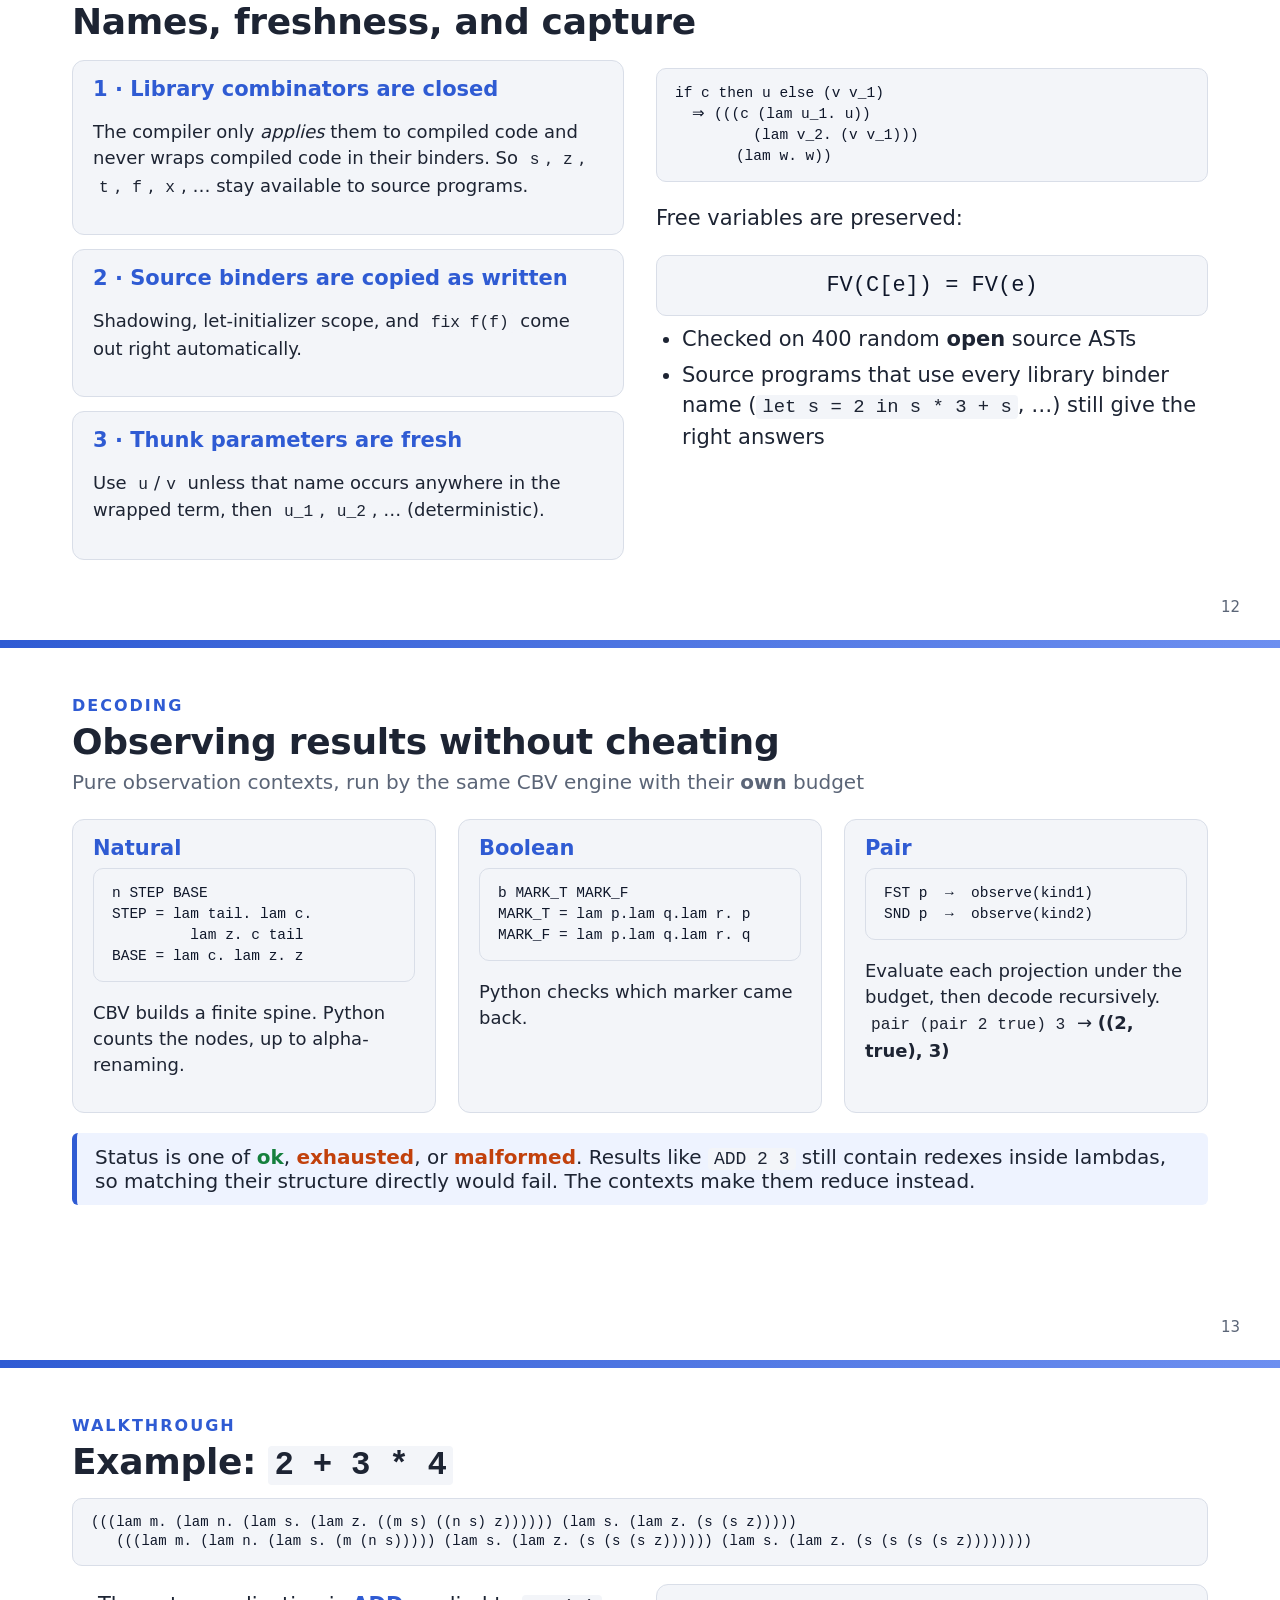
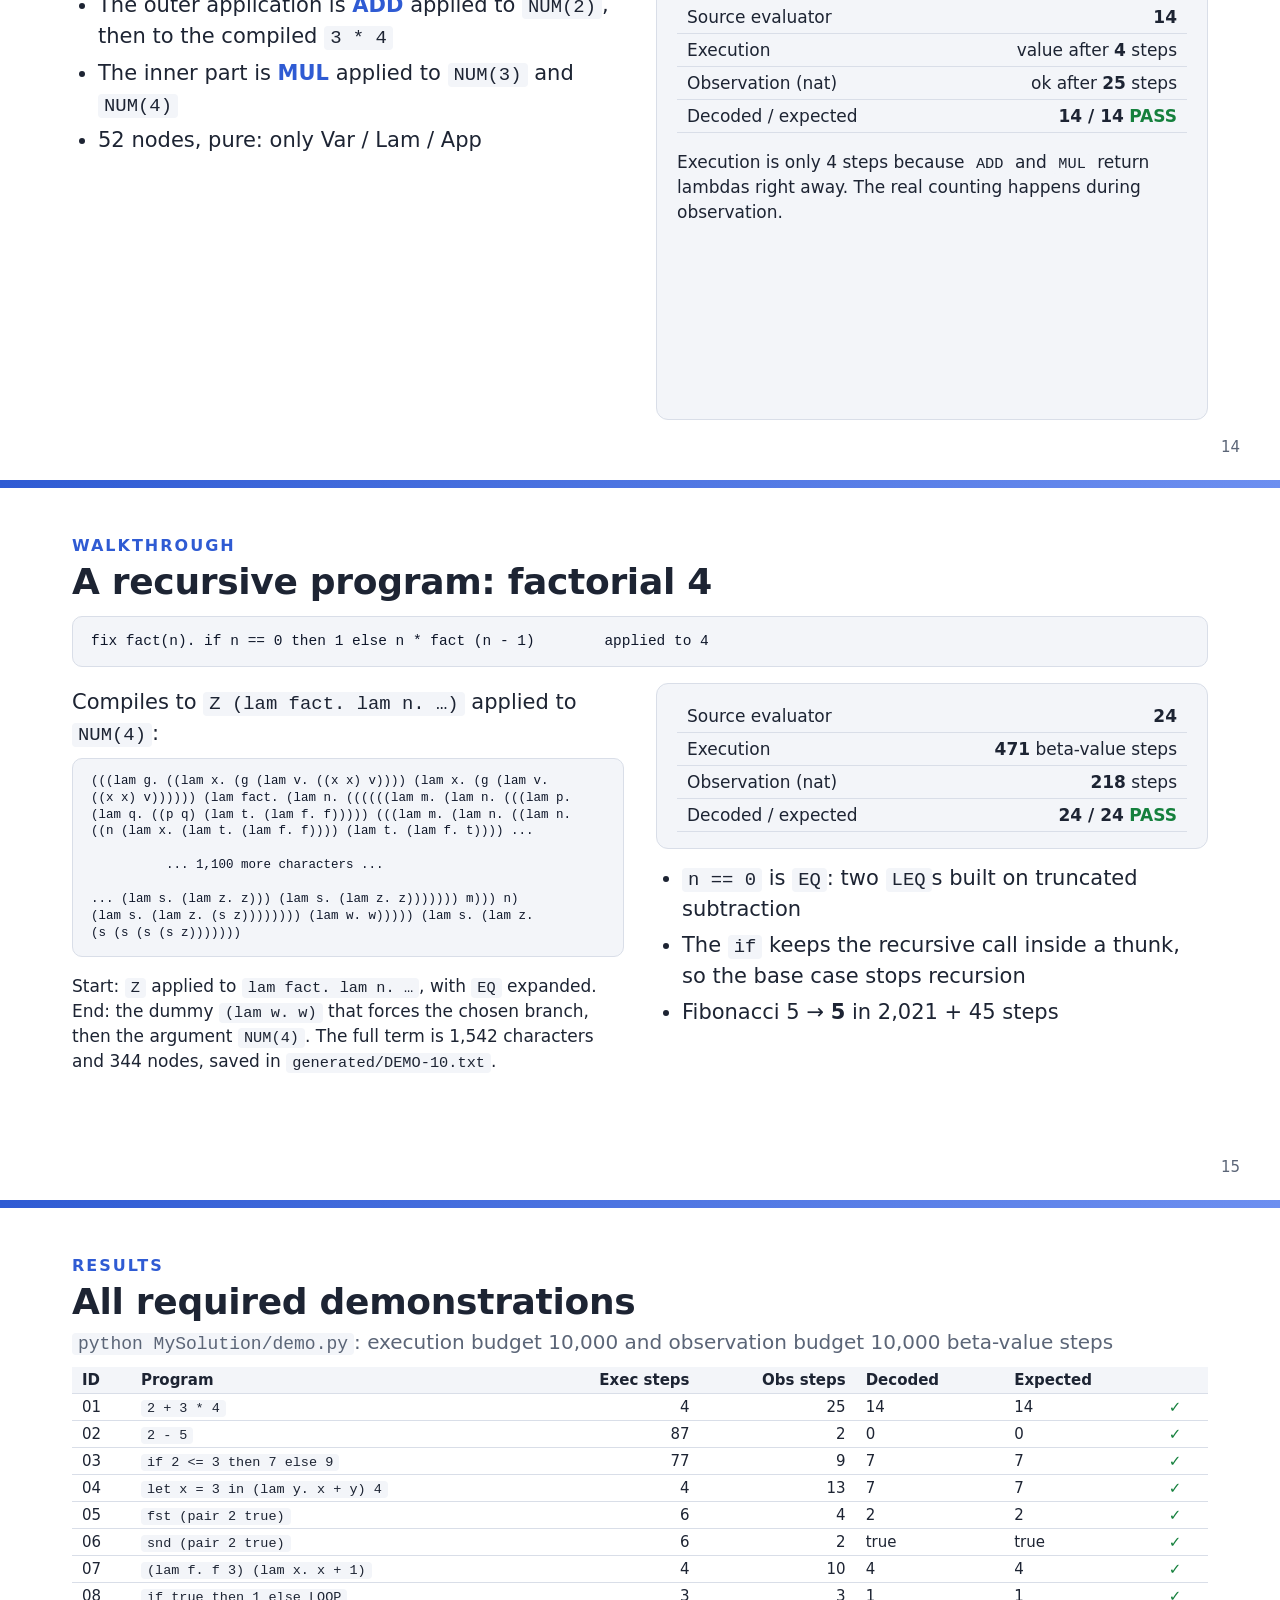
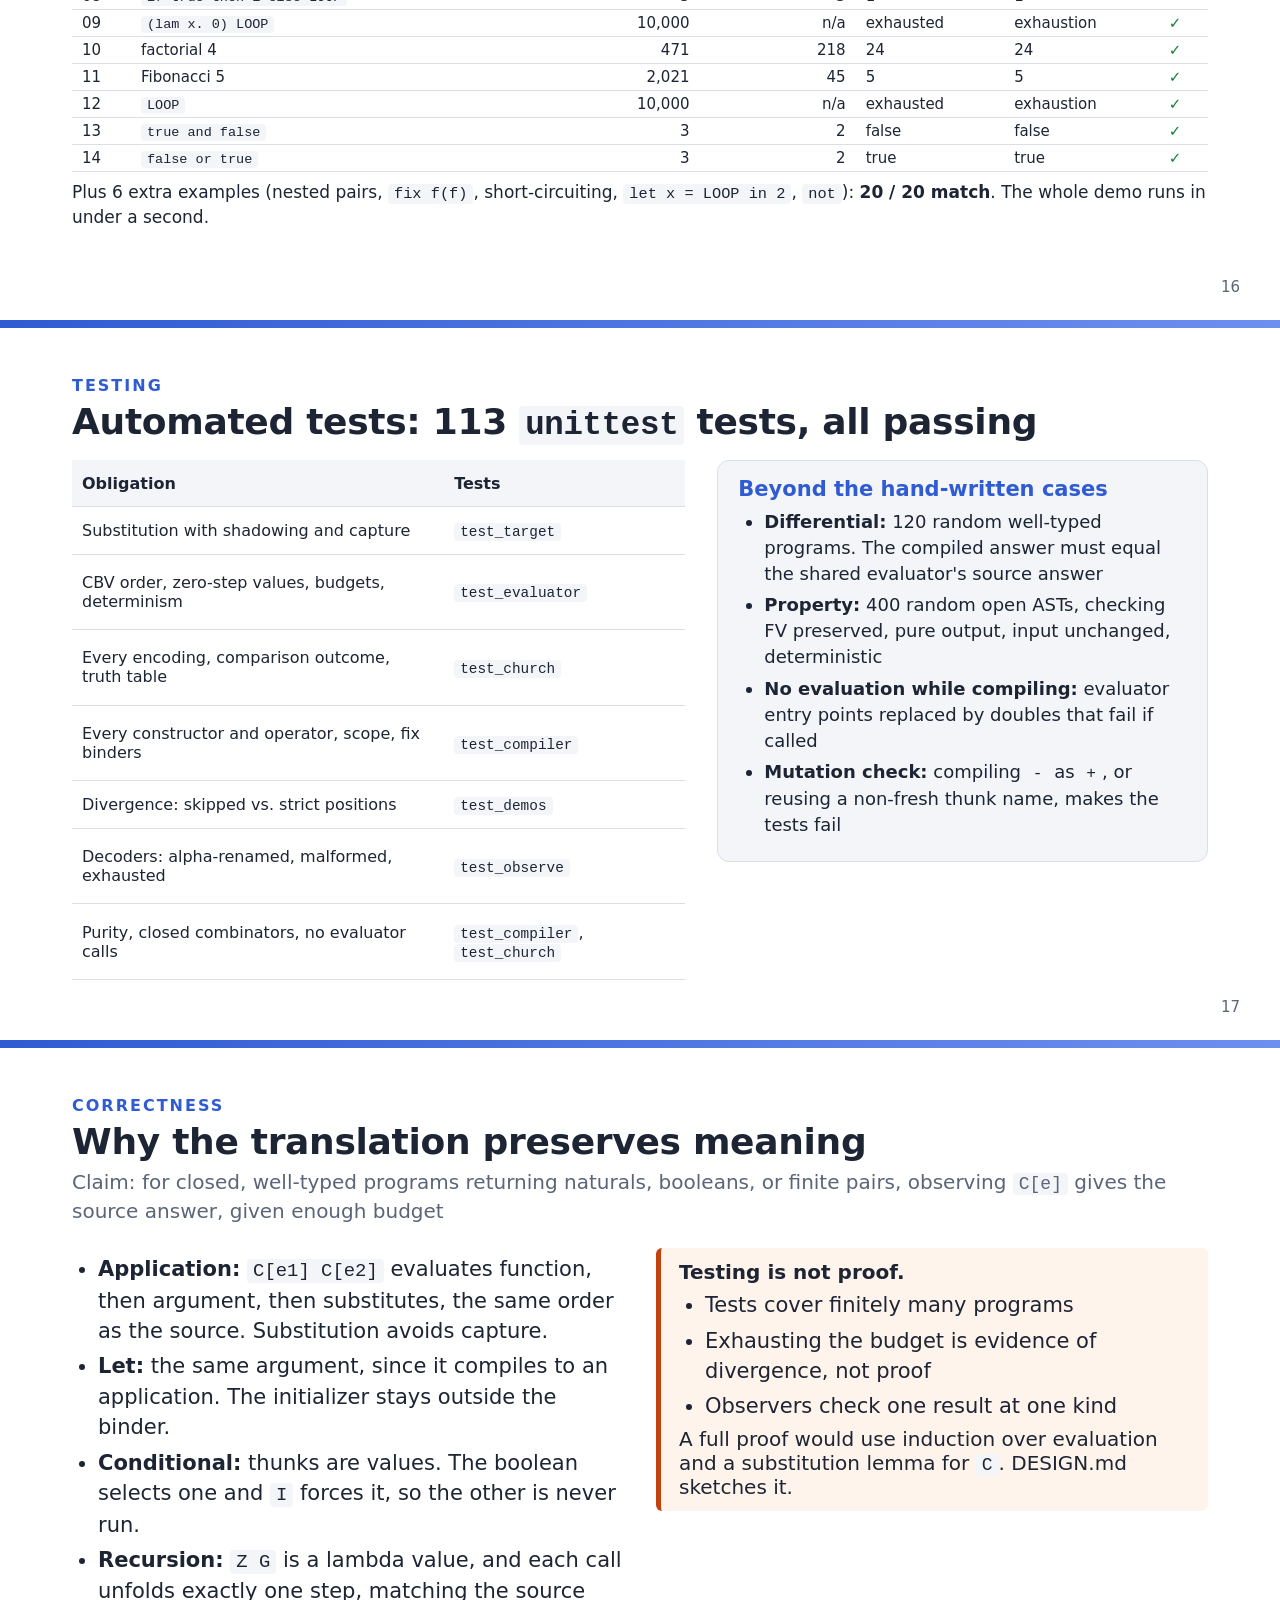
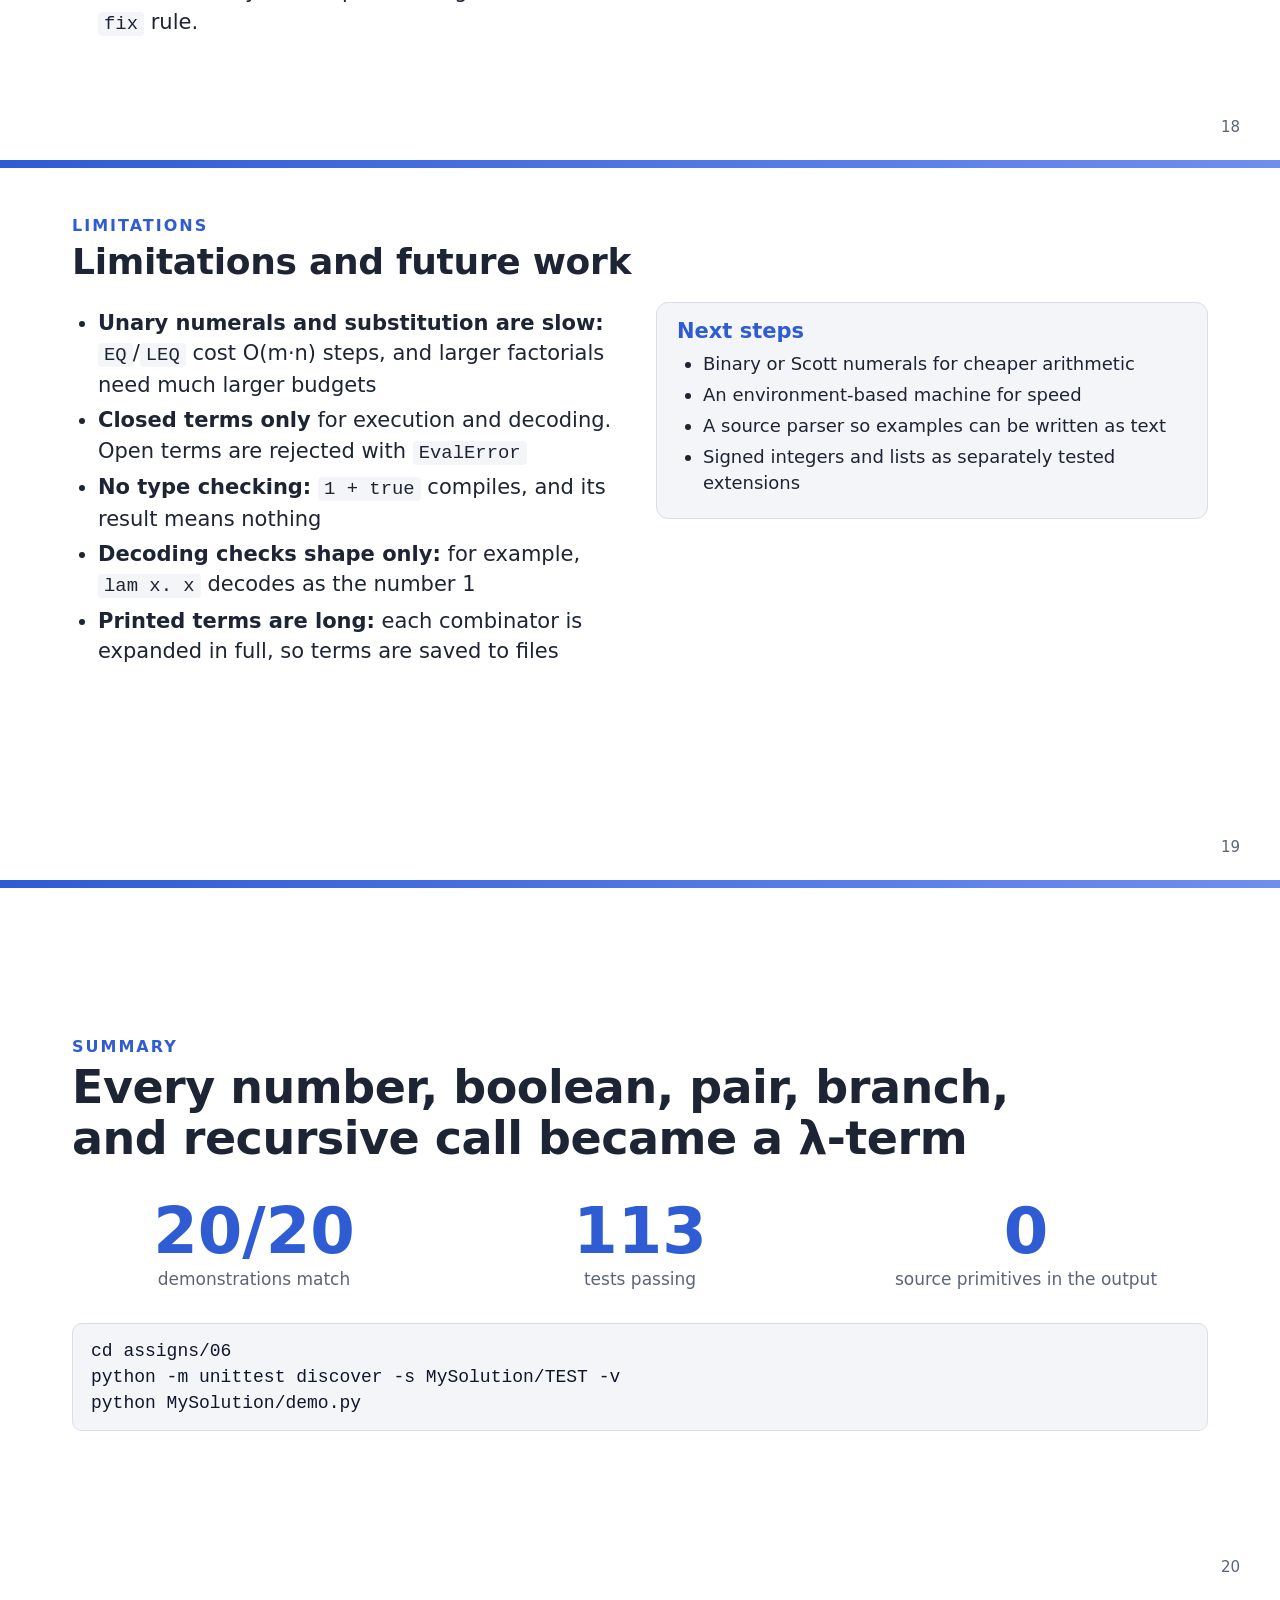
<file: assigns/06/MySolution/slides.html>
<!doctype html>
<html lang="en">
<head>
<meta charset="utf-8">
<title>Compiling Extended LAMBDA</title>
<!--
  Editable source for slides.pdf. Each <section> is one 16:9 slide.
  Export (from assigns/06, Chrome or Edge):
    chrome --headless --no-pdf-header-footer --print-to-pdf=MySolution/slides.pdf MySolution/slides.html
-->
<style>
  @page { size: 1280px 720px; margin: 0; }
  :root {
    --ink: #1d2433; --muted: #5b6577; --accent: #2f5bd3; --accent2: #c2410c;
    --ok: #15803d; --bg: #ffffff; --panel: #f3f5f9; --line: #d9dee8;
    --code: #0f172a;
  }
  * { box-sizing: border-box; }
  html, body { margin: 0; padding: 0; background: var(--bg); color: var(--ink);
    font-family: "Segoe UI", system-ui, -apple-system, Helvetica, Arial, sans-serif;
    -webkit-print-color-adjust: exact; print-color-adjust: exact; }
  body { counter-reset: slide; }
  section {
    width: 1280px; height: 720px; position: relative; overflow: hidden;
    padding: 56px 72px 60px; page-break-after: always; break-after: page;
    counter-increment: slide; display: flex; flex-direction: column;
  }
  section:last-child { page-break-after: auto; break-after: auto; }
  section::before { content: ""; position: absolute; left: 0; top: 0; width: 100%;
    height: 8px; background: linear-gradient(90deg, var(--accent), #6d8ff0); }
  section::after { content: counter(slide); position: absolute; right: 40px; bottom: 24px;
    font-size: 15px; color: var(--muted); }
  .foot { position: absolute; left: 72px; bottom: 24px; font-size: 15px; color: var(--muted); }
  h1 { font-size: 46px; margin: 0 0 12px; letter-spacing: -0.5px; }
  h2 { font-size: 36px; margin: 0 0 6px; letter-spacing: -0.3px; }
  .kicker { font-size: 16px; text-transform: uppercase; letter-spacing: 2px;
    color: var(--accent); font-weight: 600; margin-bottom: 6px; }
  .sub { font-size: 20px; color: var(--muted); margin: 0 0 22px; }
  p, li { font-size: 21px; line-height: 1.45; }
  ul { margin: 6px 0; padding-left: 26px; }
  li { margin: 5px 0; }
  code, pre, .mono { font-family: "Cascadia Code", Consolas, "SFMono-Regular", Menlo, monospace;
    font-variant-ligatures: none; font-feature-settings: "calt" 0, "liga" 0; }
  code { background: var(--panel); padding: 1px 6px; border-radius: 4px; font-size: 0.9em; }
  pre { background: var(--panel); border: 1px solid var(--line); border-radius: 10px;
    padding: 14px 18px; margin: 8px 0; font-size: 17px; line-height: 1.45;
    white-space: pre-wrap; color: var(--code); }
  pre.small { font-size: 14.5px; }
  pre.tiny { font-size: 12.5px; line-height: 1.35; }
  .cols { display: grid; grid-template-columns: 1fr 1fr; gap: 32px; flex: 1; min-height: 0; }
  .cols3 { display: grid; grid-template-columns: 1fr 1fr 1fr; gap: 22px; }
  .card { background: var(--panel); border: 1px solid var(--line); border-radius: 12px;
    padding: 16px 20px; }
  .card h3 { margin: 0 0 8px; font-size: 21px; color: var(--accent); }
  .card p, .card li { font-size: 18px; }
  table { border-collapse: collapse; width: 100%; font-size: 17px; }
  th, td { text-align: left; padding: 6px 10px; border-bottom: 1px solid var(--line); }
  th { background: var(--panel); font-weight: 600; }
  table.tight th, table.tight td { padding: 4px 10px; }
  td.num, th.num { text-align: right; font-variant-numeric: tabular-nums; }
  .pass { color: var(--ok); font-weight: 600; }
  .warn { color: var(--accent2); font-weight: 600; }
  .accent { color: var(--accent); font-weight: 600; }
  .callout { border-left: 5px solid var(--accent); background: #eef3ff; padding: 12px 18px;
    border-radius: 6px; font-size: 20px; margin-top: 10px; }
  .callout.orange { border-color: var(--accent2); background: #fff4ec; }
  .flow { display: flex; align-items: center; gap: 10px; margin: 18px 0 8px; flex-wrap: nowrap; }
  .box { border: 2px solid var(--accent); border-radius: 10px; padding: 10px 12px;
    text-align: center; font-size: 17px; background: #fff; min-width: 120px; }
  .box b { display: block; font-size: 18px; }
  .box small { color: var(--muted); font-size: 14px; }
  .box.src { border-color: #64748b; }
  .box.out { border-color: var(--ok); }
  .arrow { font-size: 26px; color: var(--muted); }
  .title-slide { justify-content: center; }
  .title-slide h1 { font-size: 58px; line-height: 1.12; }
  .big { font-size: 64px; font-weight: 700; color: var(--accent); line-height: 1; }
  .stat { text-align: center; }
  .stat .label { font-size: 17px; color: var(--muted); margin-top: 6px; }
  .tag { display: inline-block; font-size: 14px; padding: 2px 8px; border-radius: 999px;
    background: #e7ecfb; color: var(--accent); font-weight: 600; margin-right: 6px; }
  .grow { flex: 1; }
</style>
</head>
<body>

<!-- 1 -->
<section class="title-slide">
  <div class="kicker">CS413 · Fall 2026 · Midterm 1 (Assignment 6)</div>
  <h1>Compiling Extended LAMBDA<br>into Pure Lambda-Calculus</h1>
  <p class="sub" style="font-size:24px">Numbers, booleans, pairs, <code>let</code>, <code>if</code>, and recursion,
    translated into nothing but variables, one-parameter lambdas, and applications</p>
  <p style="font-size:26px;font-weight:600;margin:4px 0 0">Arnav Swamy</p>
  <div class="flow" style="margin-top:30px">
    <div class="box src"><b>Source AST</b><small>lambda1_vp.py</small></div><span class="arrow">→</span>
    <div class="box"><b>Compiler</b><small>visitor</small></div><span class="arrow">→</span>
    <div class="box"><b>Pure term</b><small>Var · Lam · App</small></div><span class="arrow">→</span>
    <div class="box"><b>CBV reducer</b><small>beta-value steps</small></div><span class="arrow">→</span>
    <div class="box out"><b>Observer</b><small>decoded answer</small></div>
  </div>
</section>

<!-- 2 -->
<section>
  <div class="kicker">Overview</div>
  <h2>The goal</h2>
  <p class="sub">Translate programs, don't evaluate them and encode the answers.</p>
  <div class="cols">
    <div>
      <ul>
        <li>Input: an extended-LAMBDA <b>source AST</b> built in Python (no parser needed)</li>
        <li>Output: a term in Church's <b>pure, untyped λ-calculus</b></li>
        <li>Run the output with a <b>bounded, weak, left-to-right call-by-value</b> reducer</li>
        <li><b>Decode</b> the result with pure observation contexts</li>
        <li>Check it against the <b>same evaluator</b> run on the source, and against an explicit expected answer</li>
      </ul>
    </div>
    <div>
      <div class="card">
        <h3>Ground rules from the spec</h3>
        <ul>
          <li>Compilation never calls the evaluator</li>
          <li>Generated code contains no source primitives: every number and operator is a λ-term</li>
          <li>The reducer never recognises Church encodings or uses Python arithmetic</li>
          <li>One evaluator handles both languages</li>
        </ul>
      </div>
      <div class="callout" style="margin-top:16px"><span class="mono">fact 4</span> is computed purely by beta reduction, yet decodes to <b>24</b>.</div>
    </div>
  </div>
</section>

<!-- 3 -->
<section>
  <div class="kicker">Languages</div>
  <h2>Source language</h2>
  <p class="sub">The supplied AST from Assignment 5, used unchanged</p>
  <div class="cols">
    <table>
      <tr><th>Constructor</th><th>Meaning</th></tr>
      <tr><td><code>D0Eint(n)</code></td><td>natural number, n ≥ 0</td></tr>
      <tr><td><code>D0Ebtf(b)</code></td><td>true / false</td></tr>
      <tr><td><code>D0Evar</code>, <code>D0Elam</code>, <code>D0Eapp</code></td><td>variables, functions, application</td></tr>
      <tr><td><code>D0Eif0(c, t, f)</code></td><td>boolean conditional</td></tr>
      <tr><td><code>D0Elet(x, e1, e2)</code></td><td>non-recursive binding</td></tr>
      <tr><td><code>D0Epair</code>, <code>D0Epfst</code>, <code>D0Epsnd</code></td><td>pairs and projections</td></tr>
      <tr><td><code>D0Efix(f, x, e)</code></td><td>recursive function</td></tr>
      <tr><td><code>D0Eop1("not", e)</code></td><td>negation</td></tr>
      <tr><td><code>D0Eop2(op, e1, e2)</code></td><td>binary operators →</td></tr>
    </table>
    <div>
      <div class="card">
        <h3>Operators</h3>
        <p class="mono" style="font-size:18px;margin:4px 0;white-space:nowrap">+ &nbsp;- &nbsp;* &nbsp;&lt; &nbsp;&lt;= &nbsp;&gt; &nbsp;&gt;= &nbsp;== &nbsp;!= &nbsp;and &nbsp;or</p>
        <ul>
          <li><code>-</code> is truncated: <code>2 - 5 = 0</code></li>
          <li><code>and</code> / <code>or</code> short-circuit left to right</li>
        </ul>
      </div>
      <div class="card" style="margin-top:14px">
        <h3>Semantics</h3>
        <ul>
          <li>Left-to-right <b>call-by-value</b> everywhere</li>
          <li><code>let</code> binds only in its body, not its initializer</li>
          <li><code>fix f(f)</code>: the parameter shadows the function name</li>
          <li>Negative literals, <code>/</code>, and other operators are <b>compile errors</b>, even in dead code</li>
        </ul>
      </div>
    </div>
  </div>
</section>

<!-- 4 -->
<section>
  <div class="kicker">Languages</div>
  <h2>Target language: pure λ-calculus</h2>
  <p class="sub">A separate AST with exactly three forms (<code>target.py</code>)</p>
  <div class="cols">
    <div>
      <pre style="font-size:22px">Term ::= Var(name)
       | Lam(name, Term)
       | App(Term, Term)</pre>
      <p>Printed as <code>x</code>, <code>(lam x. body)</code>, <code>(fn arg)</code>.</p>
      <ul>
        <li>Immutable (frozen dataclasses)</li>
        <li>Free variables cached per node</li>
        <li>Unchanged subterms are <b>shared</b> by substitution, not copied</li>
        <li><code>alpha_equiv</code> and <code>is_pure</code> for testing</li>
      </ul>
    </div>
    <div>
      <div class="card">
        <h3>Capture-avoiding substitution</h3>
        <pre>(lam y. x)[x := y]
  = lam y_1. y        <span style="color:#15803d">✓ y stays free</span>
  ≠ lam y. y          <span style="color:#c2410c">✗ captured</span></pre>
        <p>Renaming policy (from my Assignment 5): try <code>y_1</code>, <code>y_2</code>, …
          and take the first name not used anywhere in the term, the replacement, or the target.</p>
      </div>
      <div class="callout">During closed execution every substituted value is closed, so renaming
        <b>never</b> happens there, and it costs nothing.</div>
    </div>
  </div>
</section>

<!-- 5 -->
<section>
  <div class="kicker">Architecture</div>
  <h2>Modules and dependencies</h2>
  <p class="sub">Compiler, encodings, evaluator, and demo are kept separate</p>
  <div class="cols" style="grid-template-columns: 1.15fr 1fr">
    <table>
      <tr><th>Module</th><th>Role</th></tr>
      <tr><td><code>target.py</code></td><td>Var/Lam/App, printer, FV, substitution</td></tr>
      <tr><td><code>church.py</code></td><td>closed Church-encoding combinators</td></tr>
      <tr><td><code>source_syntax.py</code></td><td>source AST import, printer, substitution</td></tr>
      <tr><td><code>compiler.py</code></td><td><code>CompileVisitor</code>, <code>compile_expr</code></td></tr>
      <tr><td><code>evaluator.py</code></td><td>the one shared CBV machine</td></tr>
      <tr><td><code>observe.py</code></td><td>nat / bool / pair decoders</td></tr>
      <tr><td><code>pipeline.py</code></td><td>compile → execute → observe</td></tr>
      <tr><td><code>examples.py</code>, <code>demo.py</code></td><td>demonstration programs and CLI</td></tr>
      <tr><td><code>TEST/</code></td><td>113 unittest tests</td></tr>
    </table>
    <div>
      <svg viewBox="0 0 480 360" width="100%" style="max-height:400px">
        <defs><marker id="ah" markerWidth="10" markerHeight="8" refX="9" refY="4" orient="auto">
          <path d="M0,0 L10,4 L0,8 z" fill="#5b6577"/></marker></defs>
        <g font-family="Consolas, monospace" font-size="15" text-anchor="middle">
          <rect x="170" y="10" width="140" height="40" rx="8" fill="#fff" stroke="#15803d" stroke-width="2"/>
          <text x="240" y="35">pipeline.py</text>
          <rect x="20" y="120" width="140" height="40" rx="8" fill="#fff" stroke="#2f5bd3" stroke-width="2"/>
          <text x="90" y="145">compiler.py</text>
          <rect x="320" y="120" width="140" height="40" rx="8" fill="#fff" stroke="#2f5bd3" stroke-width="2"/>
          <text x="390" y="145">evaluator.py</text>
          <rect x="20" y="220" width="140" height="40" rx="8" fill="#fff" stroke="#2f5bd3" stroke-width="2"/>
          <text x="90" y="245">church.py</text>
          <rect x="170" y="300" width="140" height="40" rx="8" fill="#fff" stroke="#2f5bd3" stroke-width="2"/>
          <text x="240" y="325">target.py</text>
          <rect x="320" y="220" width="140" height="40" rx="8" fill="#fff" stroke="#2f5bd3" stroke-width="2"/>
          <text x="390" y="245">source_syntax</text>
        </g>
        <g stroke="#5b6577" stroke-width="2" fill="none" marker-end="url(#ah)">
          <line x1="215" y1="50" x2="110" y2="118"/>
          <line x1="265" y1="50" x2="370" y2="118"/>
          <line x1="90" y1="160" x2="90" y2="218"/>
          <line x1="110" y1="260" x2="200" y2="298"/>
          <line x1="390" y1="160" x2="390" y2="218"/>
          <line x1="370" y1="160" x2="270" y2="298"/>
        </g>
        <line x1="165" y1="140" x2="315" y2="140" stroke="#c2410c" stroke-width="2.5" stroke-dasharray="7 6"/>
        <text x="240" y="130" font-size="14" text-anchor="middle" fill="#c2410c" font-family="Segoe UI, sans-serif">no import either way</text>
      </svg>
      <p style="font-size:18px;margin-top:0">The evaluator imports neither the compiler nor the Church library; the compiler never imports the evaluator. A test parses the imports to check this.</p>
    </div>
  </div>
</section>

<!-- 6 -->
<section>
  <div class="kicker">Evaluation</div>
  <h2>One evaluator for both languages</h2>
  <p class="sub">The machine is a <code>D0ExpVisitor</code>; target terms speak the same <code>accept</code> protocol</p>
  <div class="cols">
    <div>
      <pre class="small">class _Machine(D0ExpVisitor):
    # shared by BOTH languages
    def visit_var(self, node): ...  # unbound -> error
    def visit_lam(self, node): ...  # a value
    def visit_app(self, node): ...  # fn, arg, beta

    # source-only constructors, source rules
    def visit_int / visit_op2 / visit_if0 /
        visit_let / visit_pair / visit_fix ...</pre>
      <ul>
        <li><code>Var</code>/<code>Lam</code>/<code>App</code> mirror the fields of <code>D0Evar</code>/<code>D0Elam</code>/<code>D0Eapp</code></li>
        <li>A target term can never reach a source-only method</li>
        <li>Iterative: a continuation stack, no Python recursion</li>
      </ul>
    </div>
    <div>
      <div class="card">
        <h3>Weak, left-to-right call-by-value</h3>
        <pre>(lam x. body) v  -->  body[x := v]</pre>
        <ul>
          <li>Evaluate the function, then the argument, then substitute</li>
          <li>Never reduce under a lambda; no eta</li>
        </ul>
      </div>
      <div class="card" style="margin-top:14px">
        <h3>Step budget</h3>
        <ul>
          <li>Checked <b>before</b> every beta-value step</li>
          <li><code>I</code> with budget 0 → value, 0 steps</li>
          <li><code>I I</code> with budget 0 → exhausted, 0 steps</li>
          <li><code>I I</code> with budget 1 → value, 1 step</li>
          <li>Exhaustion ≠ proof of divergence</li>
        </ul>
      </div>
    </div>
  </div>
</section>

<!-- 7 -->
<section>
  <div class="kicker">Church encodings</div>
  <h2>Data as functions</h2>
  <p class="sub">Every combinator in <code>church.py</code> is a <b>closed</b> pure term</p>
  <div class="cols3">
    <div class="card">
      <h3>Booleans</h3>
      <pre class="small">TRUE  = lam t. lam f. t
FALSE = lam t. lam f. f
NOT   = lam b. b FALSE TRUE</pre>
      <p>A boolean <i>selects</i> one of two arguments.</p>
    </div>
    <div class="card">
      <h3>Naturals</h3>
      <pre class="small">NUM(0) = lam s. lam z. z
NUM(2) = lam s. lam z. s (s z)
SUCC = lam n. lam s. lam z.
         s (n s z)</pre>
      <p>n means "apply <code>s</code> n times".</p>
    </div>
    <div class="card">
      <h3>Pairs</h3>
      <pre class="small">PAIR = lam a. lam b. lam p.
         p a b
FST  = lam p. p TRUE
SND  = lam p. p FALSE</pre>
      <p>A pair hands both parts to a selector.</p>
    </div>
  </div>
  <div class="callout" style="margin-top:22px">
    Names like <code>TRUE</code> and <code>PAIR</code> are only Python names. In compiled output they are expanded into full λ-terms.
    <span class="warn">NUM(0) and FALSE are the same term</span>, so decoding needs an expected kind.
  </div>
</section>

<!-- 8 -->
<section>
  <div class="kicker">Church encodings</div>
  <h2>Arithmetic, comparisons, and the predecessor</h2>
  <div class="cols" style="margin-top:10px">
    <div>
      <pre class="small">ADD = lam m. lam n. lam s. lam z. m s (n s z)
MUL = lam m. lam n. lam s. m (n s)
SUB = lam m. lam n. n PRED m      (truncated)
IS_ZERO = lam n. n (lam x. FALSE) TRUE

LEQ m n = IS_ZERO (SUB m n)
GEQ m n = LEQ n m
LT  m n = NOT (LEQ n m)
GT  m n = NOT (LEQ m n)
EQ  m n = AND (LEQ m n) (LEQ n m)
NEQ m n = NOT (EQ m n)</pre>
      <p style="font-size:18px">Every comparison reduces to "is <code>m - n</code> zero?"</p>
    </div>
    <div>
      <div class="card">
        <h3>Predecessor: Kleene's pair trick</h3>
        <p>A numeral can apply a function n times, but it can't un-apply one. So count <b>up</b>, carrying the previous value:</p>
        <pre class="small">STEP' (a, b) = (b, b + 1)
PRED n = FST (n STEP' (0, 0))</pre>
        <table style="font-size:17px">
          <tr><th>steps run</th><th>pair</th><th>FST</th></tr>
          <tr><td>0</td><td class="mono">(0, 0)</td><td><b>0</b> ← pred 0 = 0</td></tr>
          <tr><td>1</td><td class="mono">(0, 1)</td><td>0</td></tr>
          <tr><td>2</td><td class="mono">(1, 2)</td><td>1</td></tr>
          <tr><td>3</td><td class="mono">(2, 3)</td><td>2</td></tr>
        </table>
        <p style="font-size:17px;margin-bottom:0">Under CBV each step runs eagerly, so the cost is linear in n.</p>
      </div>
    </div>
  </div>
</section>

<!-- 9 -->
<section>
  <div class="kicker">Compilation</div>
  <h2>A compositional visitor</h2>
  <p class="sub"><code>CompileVisitor</code>: compile the children, then combine them by the constructor</p>
  <div class="cols">
    <pre class="small">C[n]                = NUM(n)
C[true] / C[false]  = TRUE / FALSE
C[x]                = x
C[lam x. e]         = lam x. C[e]
C[e1 e2]            = C[e1] C[e2]
C[let x = e1 in e2] = (lam x. C[e2]) C[e1]
C[pair e1 e2]       = PAIR C[e1] C[e2]
C[fst e] / C[snd e] = FST C[e] / SND C[e]
C[not e]            = NOT C[e]
C[e1 op e2]         = OP C[e1] C[e2]
                      op ∈ + - * &lt; &lt;= &gt; &gt;= == !=
C[if c then t else f] = (C[c] (lam u. C[t])
                              (lam v. C[f])) I
C[e1 and e2] = (C[e1] (lam u. C[e2]) (lam v. FALSE)) I
C[e1 or e2]  = (C[e1] (lam u. TRUE) (lam v. C[e2])) I
C[fix f(x). e]      = Z (lam f. lam x. C[e])</pre>
    <div>
      <ul>
        <li><b>let</b> is just an application, so its initializer is evaluated first and is outside the binder's scope</li>
        <li>Operands are arguments, so they are evaluated left to right</li>
        <li><b>Unsupported forms</b> raise <code>CompileError</code> wherever they appear, including unselected branches and functions that are never called:</li>
      </ul>
      <pre class="small">unsupported binary operator '/' in (4 / 2)
unsupported negative integer literal -3</pre>
      <div class="callout">A diverging program like <code>LOOP</code> compiles normally, because compilation never runs code.</div>
    </div>
  </div>
</section>

<!-- 10 -->
<section>
  <div class="kicker">Call-by-value compilation</div>
  <h2>Delayed branches</h2>
  <div class="cols" style="margin-top:12px">
    <div>
      <div class="card" style="border-color:#f3c3a6;background:#fff8f3">
        <h3 style="color:#c2410c">Naive: apply the boolean to both branches</h3>
        <pre class="small">C[if c then t else f] = C[c] C[t] C[f]   ✗</pre>
        <p>Under CBV, arguments are evaluated <b>before</b> the call, so <b>both</b> branches run.
          <code>if true then 1 else LOOP</code> would never finish.</p>
      </div>
      <div class="card" style="margin-top:14px">
        <h3>Fix: thunks, then force only the chosen one</h3>
        <pre class="small">(C[c] (lam u. C[t]) (lam v. C[f])) I</pre>
        <p>Lambdas are already values, so passing them evaluates nothing.
          The boolean picks one thunk, and applying it to <code>I = lam w. w</code> runs only that branch.</p>
      </div>
    </div>
    <div>
      <table>
        <tr><th>Program</th><th>Result</th></tr>
        <tr><td><code>if true then 1 else LOOP</code></td><td class="pass">1</td></tr>
        <tr><td><code>false and LOOP</code></td><td class="pass">false</td></tr>
        <tr><td><code>true or LOOP</code></td><td class="pass">true</td></tr>
        <tr><td><code>if true then LOOP else 1</code></td><td class="warn">exhausted</td></tr>
        <tr><td><code>(lam x. 0) LOOP</code></td><td class="warn">exhausted</td></tr>
        <tr><td><code>let x = LOOP in 2</code></td><td class="warn">exhausted</td></tr>
        <tr><td><code>fst (pair 2 LOOP)</code></td><td class="warn">exhausted</td></tr>
      </table>
      <div class="callout">Only control constructs are delayed. Function arguments, <code>let</code> initializers,
        and pair components remain <b>strict</b>, exactly as in the source.</div>
    </div>
  </div>
</section>

<!-- 11 -->
<section>
  <div class="kicker">Call-by-value compilation</div>
  <h2>Recursion with the Z combinator</h2>
  <div class="cols" style="margin-top:12px">
    <div>
      <div class="card" style="border-color:#f3c3a6;background:#fff8f3">
        <h3 style="color:#c2410c">Y loops forever under CBV</h3>
        <pre class="small">Y = lam g. (lam x. g (x x)) (lam x. g (x x))</pre>
        <p><code>x x</code> is an argument, so it is evaluated <i>before</i> <code>g</code> gets control, again and again.
          A test shows that <code>Y G</code> exhausts its budget.</p>
      </div>
      <div class="card" style="margin-top:14px">
        <h3>Z delays the self-application</h3>
        <pre class="small">Z = lam g. (lam x. g (lam v. x x v))
            (lam x. g (lam v. x x v))</pre>
        <p><code>lam v. x x v</code> is a value: it unfolds only when it is called.</p>
      </div>
    </div>
    <div>
      <pre class="small">C[fix f(x). e] = Z (lam f. lam x. C[e])

Z G  -->*  G F           F = lam v. X X v
     -->   lam x. C[e][f := F]      ← a value

F a  -->*  (lam x. C[e][f := F]) a
     -->   C[e][f := F][x := a]</pre>
      <p>This matches the source rule <code>e[f := fix f(x). e][x := a]</code>.</p>
      <div class="callout"><b>Coincident binders</b>: <code>fix f(f). f</code> becomes
        <code>Z (lam f. lam f. f)</code>. The inner binder shadows the outer one, so
        <code>(fix f(f). f) 3</code> = <b>3</b>.</div>
    </div>
  </div>
</section>

<!-- 12 -->
<section>
  <div class="kicker">Scope</div>
  <h2>Names, freshness, and capture</h2>
  <div class="cols" style="margin-top:12px">
    <div>
      <div class="card">
        <h3>1 · Library combinators are closed</h3>
        <p>The compiler only <i>applies</i> them to compiled code and never wraps compiled code in their binders.
          So <code>s</code>, <code>z</code>, <code>t</code>, <code>f</code>, <code>x</code>, … stay available to source programs.</p>
      </div>
      <div class="card" style="margin-top:14px">
        <h3>2 · Source binders are copied as written</h3>
        <p>Shadowing, let-initializer scope, and <code>fix f(f)</code> come out right automatically.</p>
      </div>
      <div class="card" style="margin-top:14px">
        <h3>3 · Thunk parameters are fresh</h3>
        <p>Use <code>u</code>/<code>v</code> unless that name occurs anywhere in the wrapped term, then <code>u_1</code>, <code>u_2</code>, … (deterministic).</p>
      </div>
    </div>
    <div>
      <pre class="small">if c then u else (v v_1)
  ⇒ (((c (lam u_1. u))
         (lam v_2. (v v_1)))
       (lam w. w))</pre>
      <p>Free variables are preserved:</p>
      <pre style="font-size:22px;text-align:center">FV(C[e]) = FV(e)</pre>
      <ul>
        <li>Checked on 400 random <b>open</b> source ASTs</li>
        <li>Source programs that use every library binder name (<code>let s = 2 in s * 3 + s</code>, …) still give the right answers</li>
      </ul>
    </div>
  </div>
</section>

<!-- 13 -->
<section>
  <div class="kicker">Decoding</div>
  <h2>Observing results without cheating</h2>
  <p class="sub">Pure observation contexts, run by the same CBV engine with their <b>own</b> budget</p>
  <div class="cols3">
    <div class="card">
      <h3>Natural</h3>
      <pre class="small">n STEP BASE
STEP = lam tail. lam c.
         lam z. c tail
BASE = lam c. lam z. z</pre>
      <p>CBV builds a finite spine. Python counts the nodes, up to alpha-renaming.</p>
    </div>
    <div class="card">
      <h3>Boolean</h3>
      <pre class="small">b MARK_T MARK_F
MARK_T = lam p.lam q.lam r. p
MARK_F = lam p.lam q.lam r. q</pre>
      <p>Python checks which marker came back.</p>
    </div>
    <div class="card">
      <h3>Pair</h3>
      <pre class="small">FST p  →  observe(kind1)
SND p  →  observe(kind2)</pre>
      <p>Evaluate each projection under the budget, then decode recursively.
        <code>pair (pair 2 true) 3</code> → <b>((2, true), 3)</b></p>
    </div>
  </div>
  <div class="callout" style="margin-top:20px">
    Status is one of <span class="pass">ok</span>, <span class="warn">exhausted</span>, or <span class="warn">malformed</span>.
    Results like <code>ADD 2 3</code> still contain redexes inside lambdas, so matching their structure directly would fail. The contexts make them reduce instead.
  </div>
</section>

<!-- 14 -->
<section>
  <div class="kicker">Walkthrough</div>
  <h2>Example: <code>2 + 3 * 4</code></h2>
  <pre class="tiny" style="font-size:14px">(((lam m. (lam n. (lam s. (lam z. ((m s) ((n s) z)))))) (lam s. (lam z. (s (s z)))))
   (((lam m. (lam n. (lam s. (m (n s))))) (lam s. (lam z. (s (s (s z)))))) (lam s. (lam z. (s (s (s (s z))))))))</pre>
  <div class="cols" style="margin-top:10px">
    <div>
      <ul>
        <li>The outer application is <span class="accent">ADD</span> applied to <code>NUM(2)</code>, then to the compiled <code>3 * 4</code></li>
        <li>The inner part is <span class="accent">MUL</span> applied to <code>NUM(3)</code> and <code>NUM(4)</code></li>
        <li>52 nodes, pure: only Var / Lam / App</li>
      </ul>
    </div>
    <div class="card">
      <table>
        <tr><td>Source evaluator</td><td class="num"><b>14</b></td></tr>
        <tr><td>Execution</td><td class="num">value after <b>4</b> steps</td></tr>
        <tr><td>Observation (nat)</td><td class="num">ok after <b>25</b> steps</td></tr>
        <tr><td>Decoded / expected</td><td class="num"><b>14 / 14</b> <span class="pass">PASS</span></td></tr>
      </table>
      <p style="font-size:17px;margin-bottom:0">Execution is only 4 steps because <code>ADD</code> and <code>MUL</code> return lambdas right away. The real counting happens during observation.</p>
    </div>
  </div>
</section>

<!-- 15 -->
<section>
  <div class="kicker">Walkthrough</div>
  <h2>A recursive program: factorial 4</h2>
  <pre class="small">fix fact(n). if n == 0 then 1 else n * fact (n - 1)        applied to 4</pre>
  <div class="cols" style="margin-top:8px">
    <div>
      <p style="margin:4px 0">Compiles to <code>Z (lam fact. lam n. …)</code> applied to <code>NUM(4)</code>:</p>
      <pre class="tiny">(((lam g. ((lam x. (g (lam v. ((x x) v)))) (lam x. (g (lam v.
((x x) v)))))) (lam fact. (lam n. ((((((lam m. (lam n. (((lam p.
(lam q. ((p q) (lam t. (lam f. f))))) (((lam m. (lam n. ((lam n.
((n (lam x. (lam t. (lam f. f)))) (lam t. (lam f. t)))) ...

          ... 1,100 more characters ...

... (lam s. (lam z. z))) (lam s. (lam z. z))))))) m))) n)
(lam s. (lam z. (s z)))))))) (lam w. w))))) (lam s. (lam z.
(s (s (s (s z)))))))</pre>
      <p style="font-size:17px">Start: <code>Z</code> applied to <code>lam fact. lam n. …</code>, with <code>EQ</code> expanded. End: the dummy <code>(lam w. w)</code> that forces the chosen branch, then the argument <code>NUM(4)</code>. The full term is 1,542 characters and 344 nodes, saved in <code>generated/DEMO-10.txt</code>.</p>
    </div>
    <div>
      <div class="card">
        <table>
          <tr><td>Source evaluator</td><td class="num"><b>24</b></td></tr>
          <tr><td>Execution</td><td class="num"><b>471</b> beta-value steps</td></tr>
          <tr><td>Observation (nat)</td><td class="num"><b>218</b> steps</td></tr>
          <tr><td>Decoded / expected</td><td class="num"><b>24 / 24</b> <span class="pass">PASS</span></td></tr>
        </table>
      </div>
      <ul style="margin-top:14px">
        <li><code>n == 0</code> is <code>EQ</code>: two <code>LEQ</code>s built on truncated subtraction</li>
        <li>The <code>if</code> keeps the recursive call inside a thunk, so the base case stops recursion</li>
        <li>Fibonacci 5 → <b>5</b> in 2,021 + 45 steps</li>
      </ul>
    </div>
  </div>
</section>

<!-- 16 -->
<section>
  <div class="kicker">Results</div>
  <h2>All required demonstrations</h2>
  <p class="sub" style="margin-bottom:10px"><code>python MySolution/demo.py</code>: execution budget 10,000 and observation budget 10,000 beta-value steps</p>
  <table style="font-size:15px" class="tight">
    <tr><th>ID</th><th>Program</th><th class="num">Exec steps</th><th class="num">Obs steps</th><th>Decoded</th><th>Expected</th><th></th></tr>
    <tr><td>01</td><td><code>2 + 3 * 4</code></td><td class="num">4</td><td class="num">25</td><td>14</td><td>14</td><td class="pass">✓</td></tr>
    <tr><td>02</td><td><code>2 - 5</code></td><td class="num">87</td><td class="num">2</td><td>0</td><td>0</td><td class="pass">✓</td></tr>
    <tr><td>03</td><td><code>if 2 &lt;= 3 then 7 else 9</code></td><td class="num">77</td><td class="num">9</td><td>7</td><td>7</td><td class="pass">✓</td></tr>
    <tr><td>04</td><td><code>let x = 3 in (lam y. x + y) 4</code></td><td class="num">4</td><td class="num">13</td><td>7</td><td>7</td><td class="pass">✓</td></tr>
    <tr><td>05</td><td><code>fst (pair 2 true)</code></td><td class="num">6</td><td class="num">4</td><td>2</td><td>2</td><td class="pass">✓</td></tr>
    <tr><td>06</td><td><code>snd (pair 2 true)</code></td><td class="num">6</td><td class="num">2</td><td>true</td><td>true</td><td class="pass">✓</td></tr>
    <tr><td>07</td><td><code>(lam f. f 3) (lam x. x + 1)</code></td><td class="num">4</td><td class="num">10</td><td>4</td><td>4</td><td class="pass">✓</td></tr>
    <tr><td>08</td><td><code>if true then 1 else LOOP</code></td><td class="num">3</td><td class="num">3</td><td>1</td><td>1</td><td class="pass">✓</td></tr>
    <tr><td>09</td><td><code>(lam x. 0) LOOP</code></td><td class="num">10,000</td><td class="num">n/a</td><td>exhausted</td><td>exhaustion</td><td class="pass">✓</td></tr>
    <tr><td>10</td><td>factorial 4</td><td class="num">471</td><td class="num">218</td><td>24</td><td>24</td><td class="pass">✓</td></tr>
    <tr><td>11</td><td>Fibonacci 5</td><td class="num">2,021</td><td class="num">45</td><td>5</td><td>5</td><td class="pass">✓</td></tr>
    <tr><td>12</td><td><code>LOOP</code></td><td class="num">10,000</td><td class="num">n/a</td><td>exhausted</td><td>exhaustion</td><td class="pass">✓</td></tr>
    <tr><td>13</td><td><code>true and false</code></td><td class="num">3</td><td class="num">2</td><td>false</td><td>false</td><td class="pass">✓</td></tr>
    <tr><td>14</td><td><code>false or true</code></td><td class="num">3</td><td class="num">2</td><td>true</td><td>true</td><td class="pass">✓</td></tr>
  </table>
  <p style="font-size:17px;margin-top:8px">Plus 6 extra examples (nested pairs, <code>fix f(f)</code>, short-circuiting, <code>let x = LOOP in 2</code>, <code>not</code>): <b>20 / 20 match</b>. The whole demo runs in under a second.</p>
</section>

<!-- 17 -->
<section>
  <div class="kicker">Testing</div>
  <h2>Automated tests: 113 <code>unittest</code> tests, all passing</h2>
  <div class="cols" style="grid-template-columns: 1.25fr 1fr; margin-top:10px">
    <table style="font-size:16px">
      <tr><th>Obligation</th><th>Tests</th></tr>
      <tr><td>Substitution with shadowing and capture</td><td><code>test_target</code></td></tr>
      <tr><td>CBV order, zero-step values, budgets, determinism</td><td><code>test_evaluator</code></td></tr>
      <tr><td>Every encoding, comparison outcome, truth table</td><td><code>test_church</code></td></tr>
      <tr><td>Every constructor and operator, scope, fix binders</td><td><code>test_compiler</code></td></tr>
      <tr><td>Divergence: skipped vs. strict positions</td><td><code>test_demos</code></td></tr>
      <tr><td>Decoders: alpha-renamed, malformed, exhausted</td><td><code>test_observe</code></td></tr>
      <tr><td>Purity, closed combinators, no evaluator calls</td><td><code>test_compiler</code>, <code>test_church</code></td></tr>
    </table>
    <div>
      <div class="card">
        <h3>Beyond the hand-written cases</h3>
        <ul>
          <li><b>Differential:</b> 120 random well-typed programs. The compiled answer must equal the shared evaluator's source answer</li>
          <li><b>Property:</b> 400 random open ASTs, checking FV preserved, pure output, input unchanged, deterministic</li>
          <li><b>No evaluation while compiling:</b> evaluator entry points replaced by doubles that fail if called</li>
          <li><b>Mutation check:</b> compiling <code>-</code> as <code>+</code>, or reusing a non-fresh thunk name, makes the tests fail</li>
        </ul>
      </div>
    </div>
  </div>
</section>

<!-- 18 -->
<section>
  <div class="kicker">Correctness</div>
  <h2>Why the translation preserves meaning</h2>
  <p class="sub">Claim: for closed, well-typed programs returning naturals, booleans, or finite pairs, observing <code>C[e]</code> gives the source answer, given enough budget</p>
  <div class="cols">
    <div>
      <ul>
        <li><b>Application:</b> <code>C[e1] C[e2]</code> evaluates function, then argument, then substitutes, the same order as the source. Substitution avoids capture.</li>
        <li><b>Let:</b> the same argument, since it compiles to an application. The initializer stays outside the binder.</li>
        <li><b>Conditional:</b> thunks are values. The boolean selects one and <code>I</code> forces it, so the other is never run.</li>
        <li><b>Recursion:</b> <code>Z G</code> is a lambda value, and each call unfolds exactly one step, matching the source <code>fix</code> rule.</li>
      </ul>
    </div>
    <div>
      <div class="callout orange" style="margin-top:0">
        <b>Testing is not proof.</b>
        <ul style="margin-bottom:0">
          <li>Tests cover finitely many programs</li>
          <li>Exhausting the budget is evidence of divergence, not proof</li>
          <li>Observers check one result at one kind</li>
        </ul>
        A full proof would use induction over evaluation and a substitution lemma for <code>C</code>. DESIGN.md sketches it.
      </div>
    </div>
  </div>
</section>

<!-- 19 -->
<section>
  <div class="kicker">Limitations</div>
  <h2>Limitations and future work</h2>
  <div class="cols" style="margin-top:14px">
    <div>
      <ul>
        <li><b>Unary numerals and substitution are slow:</b> <code>EQ</code>/<code>LEQ</code> cost O(m·n) steps, and larger factorials need much larger budgets</li>
        <li><b>Closed terms only</b> for execution and decoding. Open terms are rejected with <code>EvalError</code></li>
        <li><b>No type checking:</b> <code>1 + true</code> compiles, and its result means nothing</li>
        <li><b>Decoding checks shape only:</b> for example, <code>lam x. x</code> decodes as the number 1</li>
        <li><b>Printed terms are long:</b> each combinator is expanded in full, so terms are saved to files</li>
      </ul>
    </div>
    <div>
      <div class="card">
        <h3>Next steps</h3>
        <ul>
          <li>Binary or Scott numerals for cheaper arithmetic</li>
          <li>An environment-based machine for speed</li>
          <li>A source parser so examples can be written as text</li>
          <li>Signed integers and lists as separately tested extensions</li>
        </ul>
      </div>
    </div>
  </div>
</section>

<!-- 20 -->
<section class="title-slide">
  <div class="kicker">Summary</div>
  <h1 style="font-size:46px">Every number, boolean, pair, branch,<br>and recursive call became a λ-term</h1>
  <div class="cols3" style="margin:22px 0 26px">
    <div class="stat"><div class="big">20/20</div><div class="label">demonstrations match</div></div>
    <div class="stat"><div class="big">113</div><div class="label">tests passing</div></div>
    <div class="stat"><div class="big">0</div><div class="label">source primitives in the output</div></div>
  </div>
  <pre style="font-size:18px">cd assigns/06
python -m unittest discover -s MySolution/TEST -v
python MySolution/demo.py</pre>
</section>

</body>
</html>
</file>
<file: public/styles.css>
:root {
  color-scheme: light;
  font-family: system-ui, -apple-system, BlinkMacSystemFont, "Segoe UI", sans-serif;
  line-height: 1.65;
  color: #242424;
  background: #faf9f6;
}
* { box-sizing: border-box; }
body { margin: 0; }
.container { width: min(100% - 2.5rem, 56rem); margin-inline: auto; }
header { background: #a60000; color: white; padding: 3.5rem 0 2.5rem; }
header p { margin: .5rem 0; }
.eyebrow { font-size: .85rem; letter-spacing: .08em; text-transform: uppercase; }
h1 { font-size: clamp(2.75rem, 8vw, 4.5rem); line-height: 1.1; margin: 1.5rem 0 .75rem; }
.subtitle { font-size: clamp(1.2rem, 4vw, 1.7rem); }
main { padding-block: 2rem 3rem; }
section { margin-bottom: 2.5rem; }
h2 { font-size: 1.4rem; line-height: 1.3; margin: 0 0 1rem; }
p { max-width: 72ch; }
a { color: #a60000; text-underline-offset: .2em; }
a:hover { text-decoration-thickness: 2px; }
a:focus-visible { outline: 3px solid #1765ab; outline-offset: 5px; }
dl { margin: 0; }
dl div { display: grid; grid-template-columns: 11rem 1fr; gap: .5rem; padding: .75rem 0; border-bottom: 1px solid #ddd9d3; }
dt { font-weight: 600; }
dd { margin: 0; overflow-wrap: anywhere; }
.resources { display: grid; grid-template-columns: repeat(2, 1fr); gap: 1rem; }
.resources a { display: block; padding: 1.25rem; background: white; border: 1px solid #ddd9d3; border-radius: .5rem; text-decoration: none; }
.resources a:hover { border-color: #a60000; }
.resources strong { display: flex; justify-content: space-between; gap: 1rem; }
.resources a > span { display: block; color: #555; font-size: .95rem; margin-top: .5rem; }
footer { border-top: 1px solid #ddd9d3; padding-block: 1.5rem; color: #666; font-size: .85rem; }
@media (max-width: 36rem) {
  header { padding-top: 2rem; }
  dl div, .resources { grid-template-columns: 1fr; }
  dl div { gap: .15rem; }
}
</file>
<file: public/Solution04/static/style.css>
:root{font-family:Inter,ui-sans-serif,system-ui,-apple-system,BlinkMacSystemFont,"Segoe UI",sans-serif;color:#25342e;background:#f6f7f3;font-size:14px}*{box-sizing:border-box}body{margin:0}header{height:80px;background:#fff;border-bottom:1px solid #e1e6df;display:flex;align-items:center;justify-content:space-between;padding:0 5%}.brand{display:flex;align-items:center;gap:14px;color:inherit;text-decoration:none;font-size:17px;font-weight:700;letter-spacing:.5px}.logo{background:#244f3d;color:#fff;font:32px Georgia;width:40px;height:40px;border-radius:10px;text-align:center}.divider{color:#c8cec8;font-weight:400;margin:0 6px}.muted{font-weight:400;color:#78827b;letter-spacing:0}.local{font-size:12px;color:#67766b}.local i{display:inline-block;width:7px;height:7px;border-radius:100%;background:#599474;margin-right:7px}main{max-width:1480px;margin:auto;padding:44px 5% 24px}.intro{display:flex;justify-content:space-between;align-items:center;margin-bottom:32px}.eyebrow{font-size:10px;letter-spacing:1.8px;font-weight:700;color:#768579}h1{font-size:32px;font-weight:550;letter-spacing:-1px;margin:12px 0}p{color:#788179;line-height:1.65;margin:8px 0}.version{font:11px monospace;color:#879289;border:1px solid #dce2d9;border-radius:6px;padding:8px 12px}.workspace{display:grid;grid-template-columns:235px minmax(0,1fr);gap:28px}aside{padding:22px 20px;background:#eef1e9;border:1px solid #e0e5da;border-radius:12px;position:relative}h2{font-size:18px;margin:10px 0 24px}label{display:block;font-size:12px;font-weight:600;margin-bottom:9px}select{width:100%;padding:11px 8px;border:1px solid #cbd4c8;border-radius:6px;background:#fff;color:#344b3c;font:inherit;font-size:12px}.library-note{font-size:12px;line-height:1.7;color:#7c877c;margin:14px 0}.side-rule{height:1px;background:#dce2d7;margin:26px 0}dl{margin-top:22px}dt{font:11px ui-monospace,monospace;color:#3c5845;margin-top:19px}dd{margin:7px 0;color:#7a8479;font-size:11px}summary{font-size:11px;color:#52715a;cursor:pointer;margin-top:22px}.reference{font:10px/2 monospace;overflow-wrap:anywhere}.side-bottom{font-size:11px;line-height:1.8;color:#889081;margin-top:48px}.panel{border:1px solid #dde3da;border-radius:11px;background:white;overflow:hidden;box-shadow:0 3px 7px #203e2510}.panel-head{min-height:54px;display:flex;align-items:center;justify-content:space-between;gap:10px;padding:12px 20px;border-bottom:1px solid #e8ece6;font-size:12px}.panel-head>div{display:flex;align-items:center;gap:12px}.tiny-icon{color:#8b9a8e;font-size:18px}.badge{background:#f0f3ed;color:#71806e;border-radius:4px;padding:4px 7px;font-size:10px}#edit-state{font-size:10px;color:#7d897d}textarea{display:block;width:100%;min-height:315px;resize:vertical;border:0;outline:0;padding:24px;color:#304e3d;background:linear-gradient(90deg,#f8faf6 0,#f8faf6 10px,#fff 10px);font:13px/1.85 ui-monospace,SFMono-Regular,Consolas,monospace;tab-size:4}textarea:focus{box-shadow:inset 0 0 0 2px #86aa8a}textarea::placeholder{color:#9aa79a}.editor-foot{display:flex;justify-content:space-between;align-items:center;padding:12px 18px;border-top:1px solid #edf0e9;font-size:10px;color:#8a9588}.editor-foot>div{display:flex;gap:8px}button{font:600 12px inherit;font-family:inherit;border:1px solid #d8dfd3;background:#fff;border-radius:6px;padding:10px 15px;color:#455d49;cursor:pointer;transition:background .15s}button:hover:enabled{background:#e9efe4}button:disabled{opacity:.43;cursor:not-allowed}.quiet{border-color:transparent;background:transparent;font-size:11px}.dark,.primary{background:#28513e;color:#fff;border-color:#28513e}.dark:hover:enabled,.primary:hover:enabled{background:#38664d}.dark{font-size:11px}.dark span{margin-left:14px}.tools{display:flex;gap:9px;flex-wrap:wrap;margin-top:20px}.tools button{padding:11px 18px;font-size:12px}.tools small{font-size:8px;margin-left:6px;color:#909b8d;letter-spacing:.6px}.execution-note{font-size:10px;color:#8c9588;margin:12px 0 22px}.output-panel{min-height:225px}.count{font-size:10px;background:#eff3ec;padding:3px 6px;border-radius:4px;margin-left:7px}#status{font-size:11px;color:#70816d}.empty{text-align:center;padding:23px 10px 29px}.empty-symbol{display:inline-block;font:24px Georgia;color:#9dac99;background:#f3f5ef;border:1px solid #e7ece2;border-radius:9px;width:37px;height:37px;line-height:35px}.empty h3{font-size:13px;font-weight:500;margin:13px 0 4px}.empty p{font-size:11px}.result{padding:16px 20px;border-bottom:1px solid #edf0e9}.result-meta{display:flex;gap:12px;font-size:10px;color:#7b8976;text-transform:uppercase;letter-spacing:.5px}.result pre{white-space:pre-wrap;overflow-wrap:anywhere;font:13px/1.6 ui-monospace,monospace;margin-bottom:0}.result[data-outcome$="error"]{border-left:3px solid #bc7258}.result[data-outcome="success"]{border-left:3px solid #6d9271}#notice{padding:13px 20px;color:#984a36;background:#fff3ec;font-size:12px}footer{display:flex;justify-content:space-between;color:#98a090;font-size:10px;margin-top:26px}footer b{margin:0 8px;font-weight:400}.sr-only{position:absolute;width:1px;height:1px;overflow:hidden;clip:rect(0,0,0,0)}:focus-visible{outline:2px solid #679a74;outline-offset:3px}@media(max-width:800px){main{padding:28px 5%}.workspace{grid-template-columns:1fr}aside{padding:16px}aside dl,aside details,.side-rule,.side-bottom,aside>.eyebrow{display:none}aside h2{margin:0 0 14px}.library-note{margin-bottom:0}.version,.local{display:none}h1{font-size:27px}.panel-head{padding:12px}.badge{font-size:9px}.tools button{padding:10px 12px}footer{gap:20px;line-height:1.8}.editor-foot{padding:10px}header{height:65px}.brand{font-size:14px}}
</file>
<file: assigns/08/MySolution/web/style.css>
:root {
  --bg: #f6f4ef;
  --fg: #1f2328;
  --muted: #6a6f76;
  --panel: #ffffff;
  --line: #d9d5cc;
  --light: #efe3cc;
  --dark: #b58863;
  --try: #3b82f6;
  --place: #16a34a;
  --reject: #dc2626;
  --conflict: #f59e0b;
  --backtrack: #8b5cf6;
  --solution: #eab308;
}
@media (prefers-color-scheme: dark) {
  :root {
    --bg: #16181c;
    --fg: #e6e6e6;
    --muted: #9aa0a6;
    --panel: #1f2227;
    --line: #33373e;
    --light: #c9b99a;
    --dark: #8a6a4d;
  }
}
* { box-sizing: border-box; }
body {
  margin: 0;
  background: var(--bg);
  color: var(--fg);
  font: 15px/1.45 system-ui, -apple-system, "Segoe UI", sans-serif;
}
header { padding: 16px 20px 0; }
h1 { font-size: 1.35rem; margin: 0; }
h2 { font-size: 1rem; margin: 16px 0 6px; }
.sub { color: var(--muted); margin: 4px 0 0; }
main {
  display: grid;
  grid-template-columns: minmax(280px, 560px) minmax(260px, 1fr);
  gap: 20px;
  padding: 16px 20px 24px;
}
@media (max-width: 820px) { main { grid-template-columns: 1fr; padding: 12px 16px; } }

.board {
  --n: 8;
  display: grid;
  grid-template-columns: repeat(var(--n), 1fr);
  aspect-ratio: 1;
  width: 100%;
  border: 3px solid #5b4636;
  border-radius: 4px;
  overflow: hidden;
  user-select: none;
}
.cell {
  display: flex; align-items: center; justify-content: center;
  font-size: clamp(16px, calc(420px / var(--n)), 48px);
  line-height: 1;
  color: #1b1b1b;
  transition: background-color 120ms, box-shadow 120ms;
}
.cell.light { background: var(--light); }
.cell.dark { background: var(--dark); }
.cell.try { box-shadow: inset 0 0 0 4px var(--try); color: var(--try); }
.cell.place { background: color-mix(in srgb, var(--place) 55%, transparent); }
.cell.reject { background: color-mix(in srgb, var(--reject) 60%, transparent); color: #fff; }
.cell.conflict { box-shadow: inset 0 0 0 4px var(--conflict); }
.cell.backtrack { background: color-mix(in srgb, var(--backtrack) 55%, transparent); opacity: .55; }
.cell.solution { background: var(--solution); animation: pop 400ms ease-out; }
@keyframes pop { from { transform: scale(.85); } to { transform: scale(1); } }

.status {
  margin: 10px 0 0; padding: 8px 10px; border-radius: 6px;
  background: var(--panel); border: 1px solid var(--line);
}
.status[data-state="solution"] { border-color: var(--solution); background: color-mix(in srgb, var(--solution) 20%, var(--panel)); font-weight: 600; }
.status[data-state="complete"] { border-color: var(--place); background: color-mix(in srgb, var(--place) 18%, var(--panel)); font-weight: 600; }
.error {
  margin-top: 8px; padding: 8px 10px; border-radius: 6px;
  background: color-mix(in srgb, var(--reject) 18%, var(--panel));
  border: 1px solid var(--reject);
  display: flex; justify-content: space-between; gap: 8px;
}
.error[hidden], .restart[hidden] { display: none; }
.error button { border: 0; background: none; color: inherit; font-size: 1.1rem; cursor: pointer; }
.restart { margin-top: 8px; }

.controls { display: flex; flex-wrap: wrap; gap: 8px; }
button {
  font: inherit; padding: 7px 14px; border-radius: 6px; cursor: pointer;
  border: 1px solid var(--line); background: var(--panel); color: var(--fg);
}
button:hover:not(:disabled) { border-color: var(--try); }
button:disabled { opacity: .45; cursor: not-allowed; }
#start, .restart { background: var(--try); border-color: var(--try); color: #fff; }

.settings { display: flex; flex-wrap: wrap; gap: 16px; margin-top: 12px; align-items: center; }
.settings label { display: flex; gap: 6px; align-items: center; }
#speed-label { color: var(--muted); font-variant-numeric: tabular-nums; min-width: 8ch; }

.stats { display: grid; grid-template-columns: repeat(5, 1fr); gap: 6px; margin: 14px 0 0; }
.stats div { background: var(--panel); border: 1px solid var(--line); border-radius: 6px; padding: 6px 8px; }
.stats dt { color: var(--muted); font-size: .78rem; }
.stats dd { margin: 0; font-size: 1.15rem; font-weight: 600; font-variant-numeric: tabular-nums; }
@media (max-width: 480px) { .stats { grid-template-columns: repeat(3, 1fr); } }
.last { margin: 10px 0 0; }

.legend { list-style: none; padding: 0; margin: 12px 0 0; display: flex; flex-wrap: wrap; gap: 12px; color: var(--muted); }
.legend li { display: flex; align-items: center; gap: 5px; }
.swatch { width: 14px; height: 14px; border-radius: 3px; display: inline-block; }
.swatch.try { box-shadow: inset 0 0 0 3px var(--try); }
.swatch.place { background: var(--place); }
.swatch.reject { background: var(--reject); }
.swatch.conflict { box-shadow: inset 0 0 0 3px var(--conflict); }
.swatch.backtrack { background: var(--backtrack); }
.swatch.solution { background: var(--solution); }

.log {
  list-style: none; margin: 0; padding: 6px 10px;
  height: 260px; overflow-y: auto;
  background: var(--panel); border: 1px solid var(--line); border-radius: 6px;
  font: 13px/1.5 ui-monospace, Consolas, monospace;
}
.log-try { color: var(--try); }
.log-place { color: var(--place); }
.log-reject { color: var(--reject); }
.log-backtrack { color: var(--backtrack); }
.log-solution { font-weight: 700; background: color-mix(in srgb, var(--solution) 25%, transparent); }
.log-done { font-weight: 700; color: var(--place); }
</file>
